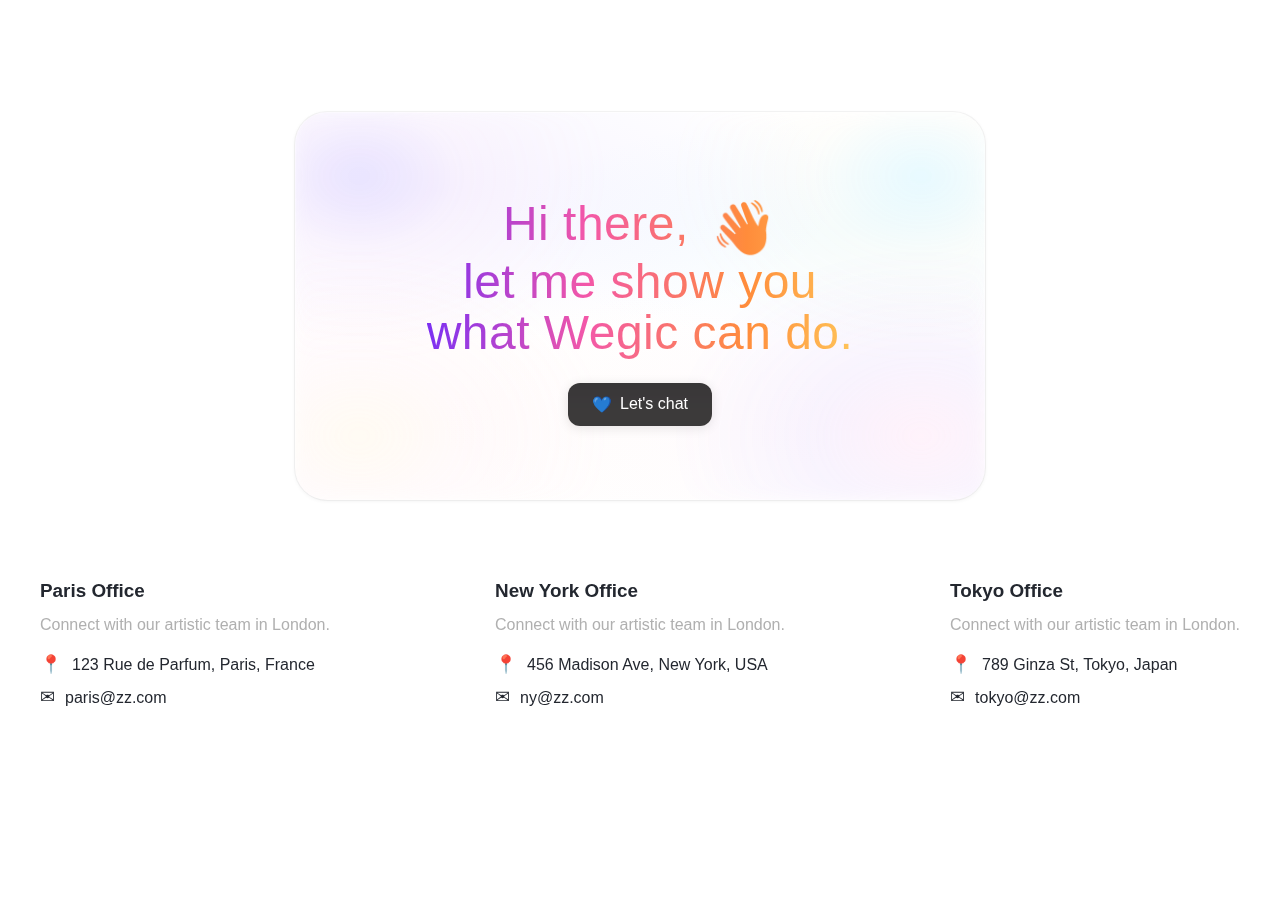
<file: index.html>
<!DOCTYPE html>
<html lang="en">
<head>
    <meta charset="UTF-8">
    <meta name="viewport" content="width=device-width, initial-scale=1.0">
    <title>Wegic Introduction</title>
    <style>
        /* 全局样式 */
        body {
            margin: 0;
            padding: 0;
            font-family: -apple-system, BlinkMacSystemFont, 'Segoe UI', Roboto, Oxygen, Ubuntu, Cantarell, 'Open Sans', 'Helvetica Neue', sans-serif;
            display: flex;
            justify-content: center;
            align-items: center;
            min-height: 100vh;
            background-color: #fff;
        }
        
        /* 主卡片容器 */
        .card {
            width: 100%;
            max-width: 800px;
            height: 400px;
            background-color: #fff;
            border-radius: 24px;
            padding: 50px;
            display: flex;
            flex-direction: column;
            justify-content: center;
            align-items: center;
            position: relative;
            z-index: 1;
            overflow: hidden;
            border-radius: 32px;
        }
        .card::before,
        .card::after {
            display: none;
        }
        .card-glow {
            position: absolute;
            pointer-events: none;
            z-index: 0;
            opacity: 0.18;
            filter: blur(8px);
        }
        .card-glow-tl {
            left: 0; top: 0; width: 320px; height: 320px;
            background: radial-gradient(ellipse 80% 60% at 20% 20%, rgba(134, 99, 255, 0.7) 0%, rgba(255, 182, 230, 0.3) 40%, transparent 100%);
        }
        .card-glow-tr {
            right: 0; top: 0; width: 320px; height: 320px;
            background: radial-gradient(ellipse 80% 60% at 80% 20%, rgba(99, 220, 255, 0.7) 0%, rgba(255, 230, 182, 0.3) 40%, transparent 100%);
        }
        .card-glow-bl {
            left: 0; bottom: 0; width: 320px; height: 320px;
            background: radial-gradient(ellipse 80% 60% at 20% 80%, rgba(255, 230, 182, 0.7) 0%, rgba(255, 182, 230, 0.3) 40%, transparent 100%);
        }
        .card-glow-br {
            right: 0; bottom: 0; width: 320px; height: 320px;
            background: radial-gradient(ellipse 80% 60% at 80% 80%, rgba(255, 182, 230, 0.7) 0%, rgba(134, 99, 255, 0.3) 40%, transparent 100%);
        }
        .card-bottom-glow {
            position: absolute;
            left: 0; right: 0; bottom: 0;
            height: 120px;
            border-radius: inherit;
            background: linear-gradient(180deg, rgba(255, 220, 180, 0.18) 0%, rgba(255, 255, 255, 0.0) 100%);
            z-index: 2;
            pointer-events: none;
            filter: blur(32px);
            opacity: 0.55;
            mix-blend-mode: lighten;
        }
        
        /* 标题文本（扫光动画） */
        .intro-text {
            font-size: 3.2rem;
            font-weight: 400;
            font-family: 'Inter', 'Helvetica Neue', Arial, sans-serif;
            text-align: center;
            margin-bottom: 24px;
            line-height: 1.08;
            letter-spacing: 0.01em;
            color: #111;
            background: linear-gradient(
                90deg,
                #7b2ff2 0%,
                #f357a8 15%,
                #ff8c3b 30%,
                #ffe066 45%,
                #fff 50%,
                #ffe066 55%,
                #ff8c3b 70%,
                #f357a8 85%,
                #7b2ff2 92%,
                #5a2675 94%,
                #111 96%,
                #111 100%
            );
            background-size: 250% 100%;
            background-clip: text;
            -webkit-background-clip: text;
            -webkit-text-fill-color: transparent;
            animation: dia-gradient-loop 3.2s cubic-bezier(.4,0,.2,1) infinite;
            animation-fill-mode: forwards;
            max-width: 600px;
            margin-left: auto;
            margin-right: auto;
        }
        .intro-text.no-gradient {
            background: none !important;
            background-clip: initial;
            -webkit-background-clip: initial;
            -webkit-text-fill-color: #111 !important;
            color: #111 !important;
            animation: none !important;
        }
        @keyframes dia-gradient-loop {
            0% {
                background-position: 100% 0;
            }
            37.5% {
                background-position: 0% 0;
            }
            100% {
                background-position: 0% 0;
            }
        }
        .intro-text .black-cover {
            position: absolute;
            left: 0; top: 0; bottom: 0;
            width: 0;
            height: 100%;
            pointer-events: none;
            background: linear-gradient(to right, #111 0%, #111 100%);
            background-clip: text;
            -webkit-background-clip: text;
            -webkit-text-fill-color: transparent;
            color: transparent;
            z-index: 2;
            animation: black-cover-move 0.5s linear forwards;
        }
        @keyframes black-cover-move {
            0% { width: 0; }
            100% { width: 100%; }
        }
        
        /* 按钮样式 */
        .chat-button {
            display: flex;
            max-width: 310.936px;
            padding: 12px 24px;
            align-items: flex-start;
            gap: 8px;
            background: rgba(30, 30, 34, 0.92);
            color: #fff;
            border: none;
            border-radius: 18px;
            font-size: 1rem;
            font-family: 'Inter', 'Helvetica Neue', Arial, sans-serif;
            font-weight: 400;
            cursor: pointer;
            position: relative;
            z-index: 1;
            overflow: visible;
            box-shadow: 0 2px 12px rgba(0,0,0,0.10);
            transition: background 0.13s, box-shadow 0.13s, color 0.13s, transform 0.13s cubic-bezier(.4,0,.2,1);
            align-self: flex-start;
        }
        .chat-button:hover {
            background: rgba(18, 18, 22, 0.98);
            color: #fff;
            box-shadow: 0 8px 24px rgba(0,0,0,0.16);
            transform: translateY(-1.5px) scale(1.012);
        }
        
        /* ChatGPT风格对话区 */
        #chat-space {
            display: flex;
            flex-direction: column;
            height: 100%;
            width: 100%;
            padding: 0 32px 24px 32px;
            box-sizing: border-box;
            background: transparent;
        }
        #chat-space {
            background: #fff !important;
        }
        /* 过渡动画 */
        .fade-out {
            opacity: 0;
            transform: scale(0.97) translateY(16px);
            filter: blur(2px);
            transition: opacity 0.35s cubic-bezier(.4,0,.2,1), transform 0.35s, filter 0.35s;
            pointer-events: none;
        }
        .fade-in {
            opacity: 1;
            transform: scale(1) translateY(0);
            filter: blur(0);
            transition: opacity 0.35s cubic-bezier(.4,0,.2,1), transform 0.35s, filter 0.35s;
        }
        .input-animate {
            opacity: 0;
            transform: translateY(24px);
            transition: opacity 0.45s cubic-bezier(.4,0,.2,1), transform 0.45s cubic-bezier(.4,0,.2,1);
        }
        .input-animate.show {
            opacity: 1;
            transform: translateY(0);
        }
        #main-card, #chat-space {
            opacity: 1;
        }
        .chat-messages {
            display: flex;
            flex-direction: column;
            gap: 1.2rem;
            flex: 1;
            width: 100%;
            overflow-y: auto;
            margin-bottom: 16px;
            padding-top: 56px;
            font-family: 'Inter', 'SF Pro Display', 'Segoe UI', 'Helvetica Neue', Arial, sans-serif;
            color: #4B4B57;
            font-weight: 500;
            scrollbar-width: none; /* Firefox */
            -ms-overflow-style: none; /* IE 10+ */
            height: 220px; /* 新增：固定高度，按需调整 */
            justify-content: flex-start;
            align-items: stretch;
        }
        .chat-messages::-webkit-scrollbar {
            display: none; /* Chrome/Safari/Webkit */
        }
        .chat-form {
            display: flex;
            align-items: flex-end;
            width: 100%;
        }
        /* 原生风格输入框 */
        .chat-form {
            display: flex;
            align-items: center;
            width: 100%;
            background: none;
            padding: 0;
            gap: 0;
        }
        /* 恢复输入框原生UI，去除自定义边框、阴影、背景，仅保留圆角和内边距 */
        .input-wrapper {
            display: flex;
            align-items: center;
            background: #fff;
            border-radius: 24px;
            box-shadow: 0 2px 10px 0 rgba(30,34,44,0.07), 0 1px 4px 0 rgba(30,34,44,0.04);
            flex: 1;
            height: 48px;
            padding: 0 16px 0 20px;
            position: relative;
            transition: box-shadow 0.22s cubic-bezier(.4,0,.2,1);
        }
        .input-wrapper:focus-within {
            box-shadow: 0 0 0 6px rgba(0,0,0,0.04), 0 2px 12px 0 rgba(0,0,0,0.04), 0 1px 4px 0 rgba(0,0,0,0.04);
            filter: blur(0.2px);
        }
        #chat-input, .chat-input {
            border: none !important;
            outline: none;
            background: transparent;
            font-size: 1.08rem;
            color: rgba(0,0,0,0.8);
            padding: 0.7rem 1rem;
            box-shadow: none !important;
            margin-right: 0.7rem;
            padding-left: 0 !important;
        }
        .input-icon {
            display: flex;
            align-items: center;
            margin-right: 8px;
        }
        .chat-input {
            border: none !important;
            outline: none;
            background: transparent;
            font-size: 1.08rem;
            color: #23272f;
            flex: 1;
            height: 44px;
            padding: 0;
            font-family: inherit;
            box-shadow: none !important;
        }
        .chat-input::placeholder {
            color: #e0e2e8;
            opacity: 1;
            font-size: 0.98rem;
        }
        .send-btn {
            width: 36px;
            height: 36px;
            border-radius: 50%;
            background: #111;
            color: #fff;
            display: flex;
            align-items: center;
            justify-content: center;
            border: none;
            font-size: 18px;
            cursor: pointer;
            box-shadow: 0 1px 4px 0 rgba(30,34,44,0.10);
            transition: background 0.18s, box-shadow 0.18s, color 0.18s;
            position: absolute;
            right: 8px;
            top: 50%;
            transform: translateY(-50%);
            z-index: 2;
        }
        .send-btn:hover {
            background: #23272f;
            color: #fff;
            box-shadow: 0 4px 18px rgba(0,0,0,0.13);
        }
        .send-btn svg {
            color: #fff;
            display: block;
            transition: color 0.18s;
        }
        /* 更精致的打字机光标 */
        .typewriter-cursor {
            display: inline-block;
            width: 0.12em;
            height: 1.2em;
            background: #4B4B57;
            margin-left: 2px;
            border-radius: 1px;
            animation: blink-cursor 0.7s steps(1) infinite;
            vertical-align: -0.1em;
        }
        @keyframes blink-cursor {
            0%, 100% { opacity: 1; }
            50% { opacity: 0; }
        }
        .typewriter-text {
            color: #4B4B57 !important;
            opacity: 1 !important;
            line-height: 1.7;
            font-family: 'Inter', 'SF Pro Display', 'Segoe UI', 'Helvetica Neue', Arial, sans-serif;
            font-weight: 500;
        }
        @keyframes fadein {
            to { opacity: 1; }
        }
        .chat-messages, .typewriter-text, .typewriter-cursor {
            color: #23272f !important;
        }
        .chat-input {
            border-bottom: 2px solid rgba(34,34,34,0.18);
            color: #23272f;
            background: transparent;
        }
        .chat-input:focus {
            border-bottom: 2px solid #23272f;
        }
        .send-btn {
            background: #23272f;
            color: #fff;
        }
        .send-btn:hover {
            background: #444;
            color: #2979ff;
        }
        .bubble.user, .bubble.ai {
            background: #f3f4f8;
            color: #23272f;
            border: 1px solid #e0e0e0;
        }
        .chat-input::placeholder {
            color: #888 !important;
            opacity: 1;
        }
        .send-btn svg {
            color: #fff;
        }
        .send-btn:hover svg {
            color: #2979ff;
        }
        .user-bubble {
            background: rgba(0,0,0,0.04);
            border-radius: 1.3em;
            padding: 16px;
            margin: 8px 0;
            display: block;
            max-width: 80%;
            word-break: break-word;
            font-size: 1.08rem;
            color: #23272f;
            font-family: 'Inter', 'SF Pro Display', 'Segoe UI', 'Helvetica Neue', Arial, sans-serif;
            font-weight: 500;
            align-self: flex-end;
        }
        .user-bubble .typewriter-text {
            font-size: 1.08rem !important;
            font-weight: 500;
            color: #23272f !important;
            font-family: 'Inter', 'SF Pro Display', 'Segoe UI', 'Helvetica Neue', Arial, sans-serif;
        }
        .send-btn:disabled {
            background: #e0e0e0 !important;
            color: #bdbdbd !important;
            cursor: not-allowed !important;
            box-shadow: none !important;
        }
        .send-btn:disabled svg {
            color: #bdbdbd !important;
        }
    body {
        background: #fff;
        margin: 0;
        font-family: 'Inter', 'Helvetica Neue', Arial, sans-serif;
        color: #23272f;
    }
    .main-card {
        width: 700px;
        height: 400px;
        background: #fff;
        border-radius: 32px;
        box-shadow: 0 10px 30px rgba(0,0,0,0.15);
        margin: 80px auto 56px auto;
        display: flex;
        flex-direction: column;
        align-items: center;
        justify-content: center;
        position: relative;
    }
    .footer-info {
        display: flex;
        justify-content: center;
        gap: 64px;
        margin-bottom: 48px;
    }
    .office-info {
        min-width: 260px;
        max-width: 320px;
        display: flex;
        flex-direction: column;
        gap: 12px;
    }
    .office-title {
        font-size: 1.18rem;
        font-weight: 600;
        margin-bottom: 2px;
    }
    .office-desc {
        color: #b0b0b0;
        font-size: 1rem;
        margin-bottom: 8px;
    }
    .office-row {
        display: flex;
        align-items: center;
        gap: 8px;
        font-size: 1rem;
        color: #23272f;
    }
    .icon-location::before {
        content: '\1F4CD'; /* 📍 */
        font-size: 1.1em;
        margin-right: 2px;
    }
    .icon-mail::before {
        content: '\2709'; /* ✉ */
        font-size: 1.1em;
        margin-right: 2px;
    }
    @media (max-width: 900px) {
        .main-card { width: 96vw; height: 320px; }
        .footer-info { flex-direction: column; align-items: center; gap: 32px; }
        .office-info { max-width: 96vw; }
    }
    .cover-section {
        display: flex;
        flex-direction: column;
        align-items: center;
        justify-content: center;
        min-height: 100vh;
        width: 100%;
        max-width: 1200px;
        margin: 0 auto;
        background: #fff;
        padding-top: 80px;
        padding-bottom: 80px;
        box-sizing: border-box;
    }
    .main-card {
        width: 690px;
        height: 388px;
        max-width: 100vw;
        margin: 0 auto 80px auto;
        background: var(--color-2, #fff);
        border-radius: 32px;
        overflow: hidden;
        box-shadow: 0px 0px 0px 1px rgba(0, 0, 0, 0.04),
                    0px 0px 0px 1px rgba(255, 255, 255, 0.50) inset,
                    0px 1px 4px 0px rgba(0, 0, 0, 0.06);
        display: flex;
        flex-direction: column;
        align-items: center;
        justify-content: center;
        position: relative;
        /* 更淡雅的动态渐变背景 */
        background: radial-gradient(ellipse 60% 40% at 20% 20%, rgba(134,99,255,0.07) 0%, transparent 100%),
                    radial-gradient(ellipse 50% 30% at 80% 30%, rgba(99,220,255,0.06) 0%, transparent 100%),
                    radial-gradient(ellipse 60% 40% at 80% 80%, rgba(255,182,230,0.06) 0%, transparent 100%),
                    radial-gradient(ellipse 60% 40% at 20% 80%, rgba(255,230,182,0.05) 0%, transparent 100%),
                    #fff;
        animation: card-bg-move 16s linear infinite alternate;
    }
    @keyframes card-bg-move {
        0% {
            background-position:
                20% 20%, 80% 30%, 80% 80%, 20% 80%;
        }
        50% {
            background-position:
                30% 25%, 70% 35%, 75% 75%, 25% 75%;
        }
        100% {
            background-position:
                20% 20%, 80% 30%, 80% 80%, 20% 80%;
        }
    }
    .footer-info {
        width: 100%;
        max-width: 1200px;
        margin: 0 auto 80px auto;
        display: flex;
        justify-content: space-between;
        gap: 64px;
        box-sizing: border-box;
    }
    .cover-center {
        display: flex;
        flex-direction: column;
        align-items: center;
        justify-content: center;
        height: 100%;
        width: 100%;
        overflow: hidden;
        transform: translateY(-10px);
    }
    .intro-text {
        font-size: 3rem;
        line-height: 1.08;
        margin-bottom: 24px;
        max-width: 600px;
        word-break: break-word;
    }
    .chat-button {
        margin-top: 0;
        align-self: center;
        border-radius: 12px;
    }
    /* 输入框内字体颜色 */
    #chat-input {
      color: rgba(0,0,0,0.8) !important;
    }
    #chat-input::placeholder {
      color: rgba(0,0,0,0.3) !important;
      opacity: 1;
    }
    /* loading动画和Thinking样式 */
    .ai-loading {
      display: flex;
      align-items: center;
      gap: 0.5em;
      margin: 0;
      font-size: 1.08rem;
      font-weight: 500;
    }
    .loading-spinner {
      width: 12px;
      height: 12px;
      border: 1.2px dashed #bbb;
      border-radius: 50%;
      background: none;
      animation: spin 1.6s linear infinite;
      display: inline-block;
      box-sizing: border-box;
      flex-shrink: 0;
    }
    @keyframes spin {
      100% { transform: rotate(360deg); }
    }
    .loading-text {
      color: rgba(0,0,0,0.4);
      background: linear-gradient(
        90deg,
        rgba(0,0,0,0.4) 0%,
        rgba(255,255,255,0) 40%,
        rgba(255,255,255,0.7) 46%,
        #fff 50%,
        rgba(255,255,255,0.7) 54%,
        rgba(255,255,255,0) 60%,
        rgba(0,0,0,0.4) 100%
      );
      background-size: 200% auto;
      background-clip: text;
      -webkit-background-clip: text;
      -webkit-text-fill-color: transparent;
      animation: sweep-white-mask 3.8s cubic-bezier(.45,0,.2,1) infinite;
      font-weight: 500;
      font-size: 1.08rem;
      letter-spacing: 0.01em;
      transition: color 0.3s;
    }
    .thinking-text {
      font-size: 13px;
      color: rgba(0,0,0,0.4);
      background: linear-gradient(
        90deg,
        rgba(0,0,0,0.4) 0%,
        rgba(255,255,255,0) 40%,
        rgba(255,255,255,0.7) 46%,
        #fff 50%,
        rgba(255,255,255,0.7) 54%,
        rgba(255,255,255,0) 60%,
        rgba(0,0,0,0.4) 100%
      );
      background-size: 200% auto;
      background-clip: text;
      -webkit-background-clip: text;
      -webkit-text-fill-color: transparent;
      animation: sweep-white-mask 3.8s cubic-bezier(.45,0,.2,1) infinite;
      font-weight: 500;
      letter-spacing: 0.01em;
      transition: color 0.3s;
    }
    @keyframes sweep-white-mask {
      0%   { background-position: 100% 0; }
      100% { background-position: 0% 0; }
    }
    /* 问题进度条样式 */
    .question-progress-bar {
      width: 100%;
      height: 6px;
      background: #f3f3f3;
      border-radius: 4px;
      overflow: hidden;
      margin-bottom: 24px;
      position: absolute;
      left: 0; top: 0;
      z-index: 10;
    }
    .question-progress-bar__fill {
      height: 100%;
      width: 0%;
      border-radius: 4px;
      background: linear-gradient(270deg, rgba(243, 87, 168, 0.15) 0%, rgba(255, 140, 59, 0.30) 15%, rgba(255, 224, 102, 0.45) 30%, rgba(255, 224, 102, 0.55) 42.88%, rgba(255, 140, 59, 0.70) 55%, rgba(243, 87, 168, 0.85) 70%, rgba(123, 47, 242, 0.92) 85%, rgba(90, 38, 117, 0.95) 100%);
      transition: width 0.5s cubic-bezier(.4,0,.2,1);
    }
    .select-question {
      display: flex;
      flex-direction: column;
      gap: 16px;
      margin: 16px 0;
    }
    .select-options {
      display: flex;
      flex-direction: row;
      gap: 16px;
    }
    .select-option {
      display: flex;
      padding: 12px 16px;
      justify-content: center;
      align-items: center;
      gap: 10px;
      border-radius: var(--Max, 9999px);
      border: 1px solid rgba(0, 0, 0, 0.04);
      background: rgba(255, 255, 255, 0.04);
      box-shadow: 0px 0px 2px 0px rgba(0, 0, 0, 0.08);
      font-size: 16px;
      color: #23272f;
      font-family: inherit;
      font-weight: 500;
      cursor: pointer;
      transition: background 0.18s, box-shadow 0.18s, border-color 0.18s;
    }
    .select-option:hover {
      background: rgba(0,0,0,0.06);
      /* 去掉描边和阴影 */
      border: 1px solid rgba(0, 0, 0, 0.04);
      box-shadow: none;
    }
    .select-question > div:first-child {
      font-size: 16px;
      font-family: inherit;
      font-weight: 500;
      color: #23272f;
      margin-bottom: 0;
    }
    .chat-message, .ai-message, .user-message {
      font-size: 16px;
    }
    .select-question-title {
      font-size: 16px;
      font-family: inherit;
      font-weight: 500;
      color: #23272f;
      margin-bottom: 0;
    }
    /* 对话流所有文本统一字距 */
    .chat-messages, .select-option, .select-question-title, .thinking-text, .ai-message, .user-message, .chat-message, .typewriter-text {
      letter-spacing: 0.5%;
    }
    /* 渐入动画 */
    @keyframes fadeInUp {
      0% {
        opacity: 0;
        transform: translateY(24px);
      }
      100% {
        opacity: 1;
        transform: translateY(0);
      }
    }
    /* 消失淡出上移动画 */
    .fade-out-up {
      opacity: 0;
      transform: translateY(-32px);
      filter: blur(2px);
      transition: opacity 0.4s cubic-bezier(.4,0,.2,1), transform 0.4s, filter 0.4s;
    }
    .select-options {
      opacity: 1;
      display: flex;
      flex-direction: row;
      gap: 16px;
    }
    .select-option {
      opacity: 0;
      transform: translateY(24px);
      animation: fadeInUp 0.44s cubic-bezier(.4,0,.2,1) forwards;
      font-size: 13px;
    }
    .select-option:hover {
      background: rgba(0,0,0,0.06);
      border: 1px solid rgba(0, 0, 0, 0.04);
      box-shadow: none;
    }
    @keyframes fadeInOpacity {
      0% { opacity: 0; }
      100% { opacity: 1; }
    }
    .select-option {
      opacity: 0;
      animation: fadeInOpacity 0.38s cubic-bezier(.4,0,.2,1) forwards;
      font-size: 14px;
      transform: none;
    }
    .select-option:hover {
      background: rgba(0,0,0,0.03);
      border: 1px solid rgba(0, 0, 0, 0.04);
      box-shadow: none;
    }
    @keyframes fadeOutDown {
      0% { opacity: 1; transform: none; }
      100% { opacity: 0; transform: translateY(24px); }
    }
    .fade-out-down {
      animation: fadeOutDown 0.38s cubic-bezier(.4,0,.2,1) forwards;
    }
    /* 👋 招手 emoji 动画 */
    .wave-hand {
      display: inline-block;
      font-size: 1.1em;
      animation: wave 1.6s infinite;
      transform-origin: 70% 70%;
    }

    @keyframes wave {
      0% { transform: rotate(0deg); }
      10% { transform: rotate(14deg); }
      20% { transform: rotate(-8deg); }
      30% { transform: rotate(14deg); }
      40% { transform: rotate(-4deg); }
      50% { transform: rotate(10deg); }
      60% { transform: rotate(0deg); }
      100% { transform: rotate(0deg); }
    }
    /* 感谢页面样式 */
    .thankyou-content {
      width: 100%;
      min-height: 340px;
      display: flex;
      flex-direction: column;
      align-items: center;
      justify-content: center;
      padding: 24px 48px;
      box-sizing: border-box;
      background: none;
    }
    .thankyou-title {
      color: #000;
      text-align: center;
      font-family: Inter, Arial, sans-serif;
      font-size: 30px;
      font-style: normal;
      font-weight: 600;
      line-height: 36px;
      margin-bottom: 18px;
      letter-spacing: 0.01em;
      display: flex;
      align-items: center;
      gap: 0.4em;
      justify-content: center;
      transform: translateX(4px);
    }
    .thankyou-emoji {
      font-size: 1.2em;
      margin-left: 0.1em;
    }
    .thankyou-desc {
      color: #000;
      text-align: center;
      font-family: Inter, Arial, sans-serif;
      font-size: 15px;
      font-style: normal;
      font-weight: 400;
      line-height: 24px;
      opacity: 0.5;
      margin-bottom: 44px;
      max-width: 700px;
    }
    .thankyou-btns {
      display: flex;
      gap: 12px;
      margin-top: 0;
      justify-content: center;
    }
    .thankyou-btn {
      display: flex;
      height: 48px;
      padding: 0px 20px 2px 20px;
      justify-content: center;
      align-items: center;
      gap: 4px;
      border-radius: 16px;
      background: #FFF;
      box-shadow: 0px 0px 0px 1px rgba(0, 0, 0, 0.06),
    0px 1px 1px 0px rgba(0, 0, 0, 0.06),
    0px 20px 20px 0px rgba(0, 0, 0, 0.01) inset,
    0px -2px 1px 1px rgba(0, 0, 0, 0.06) inset,
    0px 1px 4px 1px rgba(255, 255, 255, 0.20) inset,
    0px -1px 1px 0px rgba(255, 255, 255, 0.20) inset,
    0px 1px 0px 0px #FFF inset;
      font-family: Inter, Arial, sans-serif;
      font-size: 15px;
      font-style: normal;
      font-weight: 500;
      line-height: 24px;
      color: #000;
      border: none;
      transition: box-shadow 0.18s, background 0.18s, color 0.18s, transform 0.13s;
      cursor: pointer;
      outline: none;
    }
    .thankyou-btn:hover {
      border-radius: 16px;
      background: #f3f3f3;
      box-shadow: 0 1px 2px 0 rgba(30,34,44,0.08);
      color: #18181A;
      transform: translateY(2px) scale(0.98);
    }
    .thankyou-btn:active {
      background: #ececec;
      color: #18181A;
      box-shadow: 0 1px 2px 0 rgba(30,34,44,0.04);
      transform: translateY(2px) scale(0.98);
    }
    #thankyou-page {
      width: 100%;
      height: 100%;
      min-height: 340px;
      display: none;
      align-items: center;
      justify-content: center;
      background: none;
      position: absolute;
      left: 0; top: 0;
      z-index: 10;
    }
    .fade-in {
      opacity: 1;
      transform: scale(1) translateY(0);
      filter: blur(0);
      transition: opacity 0.45s cubic-bezier(.4,0,.2,1), transform 0.45s, filter 0.45s;
    }
    .fade-out {
      opacity: 0;
      transform: scale(0.97) translateY(16px);
      filter: blur(2px);
      transition: opacity 0.45s cubic-bezier(.4,0,.2,1), transform 0.45s, filter 0.45s;
      pointer-events: none;
    }
    .fade-in-up {
      opacity: 1;
      transform: translateY(0);
      filter: blur(0);
      transition: opacity 0.6s cubic-bezier(.4,0,.2,1), transform 0.6s, filter 0.6s;
    }
    </style>
</head>
<body>
    <div class="cover-section">
        <div class="main-card">
            <div class="card-glow card-glow-tl"></div>
            <div class="card-glow card-glow-tr"></div>
            <div class="card-glow card-glow-bl"></div>
            <div class="card-glow card-glow-br"></div>
            <div id="cover-content" class="cover-center">
                <h1 class="intro-text">
                  <span class="intro-hi">Hi there,</span>
                  <span style="vertical-align:middle;margin-left:8px;font-size:1.1em;">👋</span>
                  <br>let me show you<br>what Wegic can do.
                </h1>
                <button class="chat-button" id="start-btn">
                    <span class="heart-icon">💙</span>
                    Let's chat
                </button>
            </div>
            <div id="chat-space" style="display:none;">
                <div class="question-progress-bar"><div class="question-progress-bar__fill" id="question-progress-bar-fill"></div></div>
                <div class="chat-messages" id="chat-messages"></div>
                <form class="chat-form input-animate" id="chat-form" autocomplete="off">
                    <div class="input-wrapper">
                        <input class="chat-input" id="chat-input" type="text" placeholder="Type your message..." autocomplete="off" required />
                        <button class="send-btn" id="send-btn" type="submit" aria-label="Send">
                            <svg width="20" height="20" viewBox="0 0 22 22" fill="none">
                                <path d="M11 17V5M11 5L6 10M11 5l5 5" stroke="white" stroke-width="2" stroke-linecap="round" stroke-linejoin="round"/>
                            </svg>
                        </button>
                    </div>
                </form>
            </div>
            <div id="thankyou-page" style="display:none;"></div>
            <div class="card-bottom-glow"></div>
        </div>
        <div class="footer-info">
            <div class="office-info">
                <div class="office-title">Paris Office</div>
                <div class="office-desc">Connect with our artistic team in London.</div>
                <div class="office-row"><span class="icon-location"></span>123 Rue de Parfum, Paris, France</div>
                <div class="office-row"><span class="icon-mail"></span>paris@zz.com</div>
            </div>
            <div class="office-info">
                <div class="office-title">New York Office</div>
                <div class="office-desc">Connect with our artistic team in London.</div>
                <div class="office-row"><span class="icon-location"></span>456 Madison Ave, New York, USA</div>
                <div class="office-row"><span class="icon-mail"></span>ny@zz.com</div>
            </div>
            <div class="office-info">
                <div class="office-title">Tokyo Office</div>
                <div class="office-desc">Connect with our artistic team in London.</div>
                <div class="office-row"><span class="icon-location"></span>789 Ginza St, Tokyo, Japan</div>
                <div class="office-row"><span class="icon-mail"></span>tokyo@zz.com</div>
            </div>
        </div>
    </div>
    <script>
    // 按钮点击切换到对话页面
    const startBtn = document.getElementById('start-btn');
    const coverContent = document.getElementById('cover-content');
    const chatSpace = document.getElementById('chat-space');
    const chatInput = document.getElementById('chat-input');
    // 问题数组，第2题为选项题，其余为文本题
    const selectOptions = [
      'Product Inquiry',
      'Partnership',
      'Support Request',
      'Other'
    ];
    const questions = [
      { type: 'text', text: 'Hi, nice to meet you! What would you like to chat about today? You can share your thoughts, questions, or any interesting stories with me!' },
      { type: 'select', text: 'What brings you here today? Please select an option below.', options: selectOptions },
      { type: 'text', text: 'Could you please describe your needs or questions in detail?' },
      { type: 'text', text: 'Thank you for your feedback! We will get back to you as soon as possible.' }
    ];
    let userSubmitCount = 0;
    const totalQuestions = questions.length;
    // 显示当前问题，支持文本和选择题
    function showCurrentQuestion(skipLoading = false) {
      // 只显示当前问题，清空历史内容
      chatMessages.innerHTML = '';
      const q = questions[userSubmitCount];
      if (!q) return;
      if (q.type === 'select') {
        typeQuestionWithSelect(q.text, q.options);
      } else {
        typeQuestion(q.text, skipLoading);
      }
    }
    // 首次点击按钮时显示第一个问题
    if (startBtn && coverContent && chatSpace && chatInput) {
        startBtn.addEventListener('click', () => {
            coverContent.classList.add('fade-out');
            setTimeout(() => {
                coverContent.style.display = 'none';
                chatSpace.style.display = 'flex';
                setTimeout(() => {
                    chatSpace.classList.add('fade-in');
                    chatSpace.style.opacity = 1;
                    chatSpace.style.transform = 'scale(1) translateY(0)';
                    chatSpace.style.filter = 'blur(0)';
                    // 输入区渐入动画
                    const chatForm = document.getElementById('chat-form');
                    if (chatForm) {
                        chatForm.classList.add('show');
                    }
                    // 延迟100ms再显示欢迎语，确保动画自然
                    setTimeout(() => {
                        userSubmitCount = 0;
                        showCurrentQuestion(true); // 首句不显示loading
                        chatInput.focus();
                        // setQuestionProgress(1); // 由showCurrentQuestion自动处理
                    }, 100);
                }, 900);
            }, 350);
        });
    }
    // 确保chatMessages变量已定义
    const chatMessages = document.getElementById('chat-messages');
    // 纯文本打字机效果
    function appendMessage(text, sender, options = {}) {
        // 只显示当前用户回答
        chatMessages.innerHTML = '';
        const div = document.createElement('div');
        div.style.whiteSpace = 'pre-wrap';
        // 不再设置textAlign，交给CSS
        div.style.margin = '8px 0';
        div.style.color = '#4B4B57';
        div.style.fontFamily = "'Inter', 'SF Pro Display', 'Segoe UI', 'Helvetica Neue', Arial, sans-serif";
        div.style.fontWeight = 500;
        if(sender === 'user') {
            div.className = 'user-bubble user-message';
            div.style.background = 'rgba(0,0,0,0.04)';
            div.style.padding = '16px';
            div.style.borderRadius = '1.3em';
            div.style.display = 'block';
            div.style.maxWidth = '80%';
            div.style.margin = '8px 0';
            div.style.alignSelf = 'flex-end';
        } else if(sender === 'ai') {
            div.className = 'ai-message current-question'; // 给当前AI问题加类
        } else {
            div.className = 'chat-message';
        }
        chatMessages.appendChild(div);
        let i = 0;
        function type() {
            if (i <= text.length) {
                div.innerHTML = `<span class=\"typewriter-text\">${text.slice(0, i)}</span><span class=\"typewriter-cursor\">&nbsp;</span>`;
                i++;
                chatMessages.scrollTop = chatMessages.scrollHeight;
                setTimeout(type, 10);
            } else {
                div.innerHTML = `<span class=\"typewriter-text\">${text}</span>`;
            }
        }
        type();
    }
    function typeQuestion(text, skipLoading) {
        appendMessageWithProgress(text, 'ai', { skipLoading });
    }
    // 新增：带进度条推进的打字机效果
    function appendMessageWithProgress(text, sender, options = {}) {
        // 只显示当前AI问题
        chatMessages.innerHTML = '';
        // 新增：移除旧的 current-question
        const oldCurrent = chatMessages.querySelectorAll('.current-question');
        oldCurrent.forEach(el => el.classList.remove('current-question'));
        const div = document.createElement('div');
        div.style.whiteSpace = 'pre-wrap';
        div.style.margin = '8px 0';
        div.style.color = '#4B4B57';
        div.style.fontFamily = "'Inter', 'SF Pro Display', 'Segoe UI', 'Helvetica Neue', Arial, sans-serif";
        div.style.fontWeight = 500;
        if(sender === 'user') {
            div.className = 'user-bubble user-message';
            div.style.background = 'rgba(0,0,0,0.04)';
            div.style.padding = '16px';
            div.style.borderRadius = '1.3em';
            div.style.display = 'block';
            div.style.maxWidth = '80%';
            div.style.margin = '8px 0';
            div.style.alignSelf = 'flex-end';
        } else if(sender === 'ai') {
            div.className = 'ai-message current-question'; // 给当前AI问题加类
        } else {
            div.className = 'chat-message';
        }
        chatMessages.appendChild(div);
        let i = 0;
        let progressAdvanced = false;
        function type() {
            if (i <= text.length) {
                div.innerHTML = `<span class=\"typewriter-text\">${text.slice(0, i)}</span><span class=\"typewriter-cursor\">&nbsp;</span>`;
                i++;
                chatMessages.scrollTop = chatMessages.scrollHeight;
                // 进度条推进时机：剩下最后2个字符时
                if (!progressAdvanced && text.length > 2 && i === text.length - 1) {
                    setQuestionProgress(userSubmitCount + 1);
                    progressAdvanced = true;
                }
                setTimeout(type, 10);
            } else {
                div.innerHTML = `<span class=\"typewriter-text\">${text}</span>`;
                if (!progressAdvanced) {
                    setQuestionProgress(userSubmitCount + 1);
                }
                // 渲染完后居中滚动
                setTimeout(scrollCurrentQuestionToCenter, 80);
            }
        }
        if (sender === 'ai') {
            if (!options.skipLoading) {
                showAILoading();
                setTimeout(() => {
                    removeAILoading();
                    // 先闪烁两下光标
                    div.innerHTML = `<span class=\"typewriter-text\"></span><span class=\"typewriter-cursor\">&nbsp;</span>`;
                    chatMessages.scrollTop = chatMessages.scrollHeight;
                    setTimeout(() => {
                        setTimeout(() => {
                            type();
                        }, 500);
                    }, 500);
                }, 2000);
            } else {
                // 不显示loading，直接闪烁两下光标再打字
                div.innerHTML = `<span class=\"typewriter-text\"></span><span class=\"typewriter-cursor\">&nbsp;</span>`;
                chatMessages.scrollTop = chatMessages.scrollHeight;
                setTimeout(() => {
                    setTimeout(() => {
                        type();
                    }, 500);
                }, 500);
            }
        } else {
            type();
        }
    }
    function mockAIReply(userText) {
        if (/hello|hi|你好/i.test(userText)) {
            return 'Hello! How can I help you today?';
        } else if (/who|你是谁/i.test(userText)) {
            return 'I am Wegic, your AI assistant.';
        } else if (/bye|再见/i.test(userText)) {
            return 'Goodbye! Have a nice day!';
        } else {
            const replies = [
                'That’s an interesting question! Let me think about it…',
                'I’m still learning. Could you rephrase your question?',
                'That sounds great! Tell me more.',
                'Hmm, I see. What else would you like to discuss?',
                'Can you share more details? I’m here to help!'
            ];
            return replies[Math.floor(Math.random() * replies.length)];
        }
    }
    // 表单提交，依次弹出下一个问题
    const chatForm = document.getElementById('chat-form');
    if (chatForm) {
      chatForm.addEventListener('submit', function(e) {
        e.preventDefault();
        const userText = chatInput.value.trim();
        if (!userText) return;
        appendMessage(userText, 'user');
        chatInput.value = '';
        userSubmitCount++;
        // setQuestionProgress(userSubmitCount + 1); // 移除
        if (userSubmitCount < questions.length) {
          setTimeout(() => {
            // 给所有消息加淡出动画
            Array.from(chatMessages.children).forEach(el => el.classList.add('fade-out-up'));
            setTimeout(() => {
              showCurrentQuestion();
            }, 400); // 动画结束后再清空并显示新问题
          }, 1000);
        } else {
          // 所有问题答完，进入感谢页面
          setTimeout(showThankYouPage, 600);
        }
        // 最后一个问题后不再弹出
      });
    }
    // loading相关函数
    function showAILoading() {
        removeAILoading();
        const loadingDiv = document.createElement('div');
        loadingDiv.className = 'ai-loading';
        loadingDiv.innerHTML = '<span class="loading-spinner"></span><span class="thinking-text">Thinking...</span>';
        chatMessages.appendChild(loadingDiv);
        chatMessages.scrollTop = chatMessages.scrollHeight;
    }
    function removeAILoading() {
        const loading = chatMessages.querySelector('.ai-loading');
        if (loading) loading.remove();
    }
    // 只用CSS动画，不用JS切换类，渐变自然过渡到黑色
    // 发送按钮置灰逻辑
    const sendBtn = document.getElementById('send-btn');
    if (chatInput && sendBtn) {
      function toggleSendBtn() {
        if (chatInput.value.trim() === '') {
          sendBtn.disabled = true;
        } else {
          sendBtn.disabled = false;
        }
      }
      chatInput.addEventListener('input', toggleSendBtn);
      // 初始化时也判断一次
      toggleSendBtn();
    }
    // 问题进度条逻辑
    const progressBarFill = document.getElementById('question-progress-bar-fill');
    function setQuestionProgress(idx) {
      currentQuestion = idx;
      if(progressBarFill) {
        progressBarFill.style.width = (currentQuestion / totalQuestions * 100) + '%';
      }
    }
    // 选项题动画和UI还原
    function typeQuestionWithSelect(questionText, optionsArr) {
      // 只显示当前AI问题
      chatMessages.innerHTML = '';
      // 新增：移除旧的 current-question
      const oldCurrent = chatMessages.querySelectorAll('.current-question');
      oldCurrent.forEach(el => el.classList.remove('current-question'));
      showAILoading();
      setTimeout(() => {
        removeAILoading();
        // 问题和选项容器
        const wrap = document.createElement('div');
        wrap.className = 'select-question current-question'; // 给当前AI问题加类
        wrap.style.display = 'flex';
        wrap.style.flexDirection = 'column';
        wrap.style.gap = '16px';
        wrap.style.margin = '16px 0 0 0';
        // 问题部分
        const qDiv = document.createElement('div');
        qDiv.className = 'ai-message select-question-title';
        qDiv.style.fontSize = '16px';
        qDiv.style.fontWeight = '500';
        qDiv.style.color = '#23272f';
        qDiv.style.letterSpacing = '0.5%';
        qDiv.innerHTML = '';
        wrap.appendChild(qDiv);
        chatMessages.appendChild(wrap);
        let i = 0;
        let progressAdvanced = false;
        function type() {
          if (i <= questionText.length) {
            qDiv.innerHTML = `<span class=\"typewriter-text\">${questionText.slice(0, i)}</span><span class=\"typewriter-cursor\">&nbsp;</span>`;
            i++;
            chatMessages.scrollTop = chatMessages.scrollHeight;
            // 进度条推进时机：剩下最后2个字符时
            if (!progressAdvanced && questionText.length > 2 && i === questionText.length - 1) {
              setQuestionProgress(userSubmitCount + 1);
              progressAdvanced = true;
            }
            setTimeout(type, 16);
          } else {
            qDiv.innerHTML = `<span class=\"typewriter-text\">${questionText}</span>`;
            if (!progressAdvanced) {
              setQuestionProgress(userSubmitCount + 1);
            }
            // 打字机动画结束后显示选项
            showSelectOptionsIn(wrap, optionsArr);
            // 渲染完后居中滚动
            setTimeout(scrollCurrentQuestionToCenter, 80);
          }
        }
        type();
      }, 2600);
    }
    function showSelectOptionsIn(parent, optionsArr) {
      const div = document.createElement('div');
      div.className = 'select-options';
      div.innerHTML = optionsArr.map(opt => `<button class=\"select-option\">${opt}</button>`).join('');
      parent.appendChild(div);
      chatMessages.scrollTop = chatMessages.scrollHeight;
      // 增加底部空间
      chatMessages.style.paddingBottom = '52px';
      // 渐入动画（错峰）
      const btns = div.querySelectorAll('.select-option');
      btns.forEach((btn, idx) => {
        setTimeout(() => {
          btn.style.opacity = '1';
        }, 60 * idx);
      });
      btns.forEach(btn => {
        btn.addEventListener('click', function() {
          appendMessage(this.textContent, 'user');
          userSubmitCount++;
          setQuestionProgress(userSubmitCount);
          if (userSubmitCount < questions.length) {
            setTimeout(() => {
              Array.from(chatMessages.children).forEach(el => el.classList.add('fade-out-up'));
              setTimeout(() => {
                showCurrentQuestion();
              }, 400);
            }, 1000);
          } else {
            setTimeout(showThankYouPage, 600);
          }
        });
      });
    }
    // 示例：每次回答完问题后调用 setQuestionProgress(已答题数)
    // setQuestionProgress(1); // 1/4
    // setQuestionProgress(2); // 2/4
    // setQuestionProgress(3); // 3/4
    // setQuestionProgress(4); // 4/4
    // 感谢页面HTML模板
    const thankYouHTML = `
      <div class="thankyou-content">
        <div class="thankyou-title">Thanks <span class="thankyou-emoji">🎉</span></div>
        <div class="thankyou-desc">
          Thank you for your trust and leaving your contact information!<br>
          I hope to work with you for pet charity, become a partner, and bring more warmth to pets.
        </div>
        <div class="thankyou-btns">
          <button class="thankyou-btn" id="restart-btn">Restart</button>
          <button class="thankyou-btn" id="feedback-btn">Feedback</button>
        </div>
      </div>
    `;
    // 感谢页面显示逻辑+动画
    function showThankYouPage() {
      const chatSpace = document.getElementById('chat-space');
      const thankPage = document.getElementById('thankyou-page');
      if (!thankPage || !chatSpace) return;
      // 优雅过渡动画：对话区淡出，感谢页淡入
      chatSpace.classList.add('fade-out');
      setTimeout(() => {
        chatSpace.style.display = 'none';
        thankPage.innerHTML = thankYouHTML;
        thankPage.style.display = 'flex';
        thankPage.style.opacity = '0';
        thankPage.style.transform = 'translateY(32px)';
        // 触发淡入和上浮动画
        setTimeout(() => {
          thankPage.classList.add('fade-in-up');
          thankPage.style.opacity = '1';
          thankPage.style.transform = 'translateY(0)';
        }, 20);
        // 绑定按钮事件
        const restartBtn = document.getElementById('restart-btn');
        if (restartBtn) {
          restartBtn.onclick = function() {
            thankPage.classList.remove('fade-in-up');
            thankPage.classList.add('fade-out');
            setTimeout(() => {
              thankPage.style.display = 'none';
              chatMessages.innerHTML = '';
              userSubmitCount = 0;
              showCurrentQuestion(true);
              chatSpace.style.display = 'flex';
              chatSpace.classList.remove('fade-out');
              chatSpace.classList.add('fade-in');
            }, 400);
          };
        }
        const feedbackBtn = document.getElementById('feedback-btn');
        if (feedbackBtn) {
          feedbackBtn.onclick = function() {
            alert('Feedback clicked!');
          };
        }
      }, 600); // 动画时长与.fade-out一致
    }
    // 新增：让当前问题在chatMessages中居中
    function scrollCurrentQuestionToCenter() {
      const chatMessages = document.getElementById('chat-messages');
      const current = chatMessages.querySelector('.current-question');
      if (!current) return;
      const containerHeight = chatMessages.clientHeight;
      const currentTop = current.offsetTop;
      const currentHeight = current.offsetHeight;
      chatMessages.scrollTop = currentTop - (containerHeight / 2) + (currentHeight / 2);
    }
    </script>
</body>
</html>
</file>
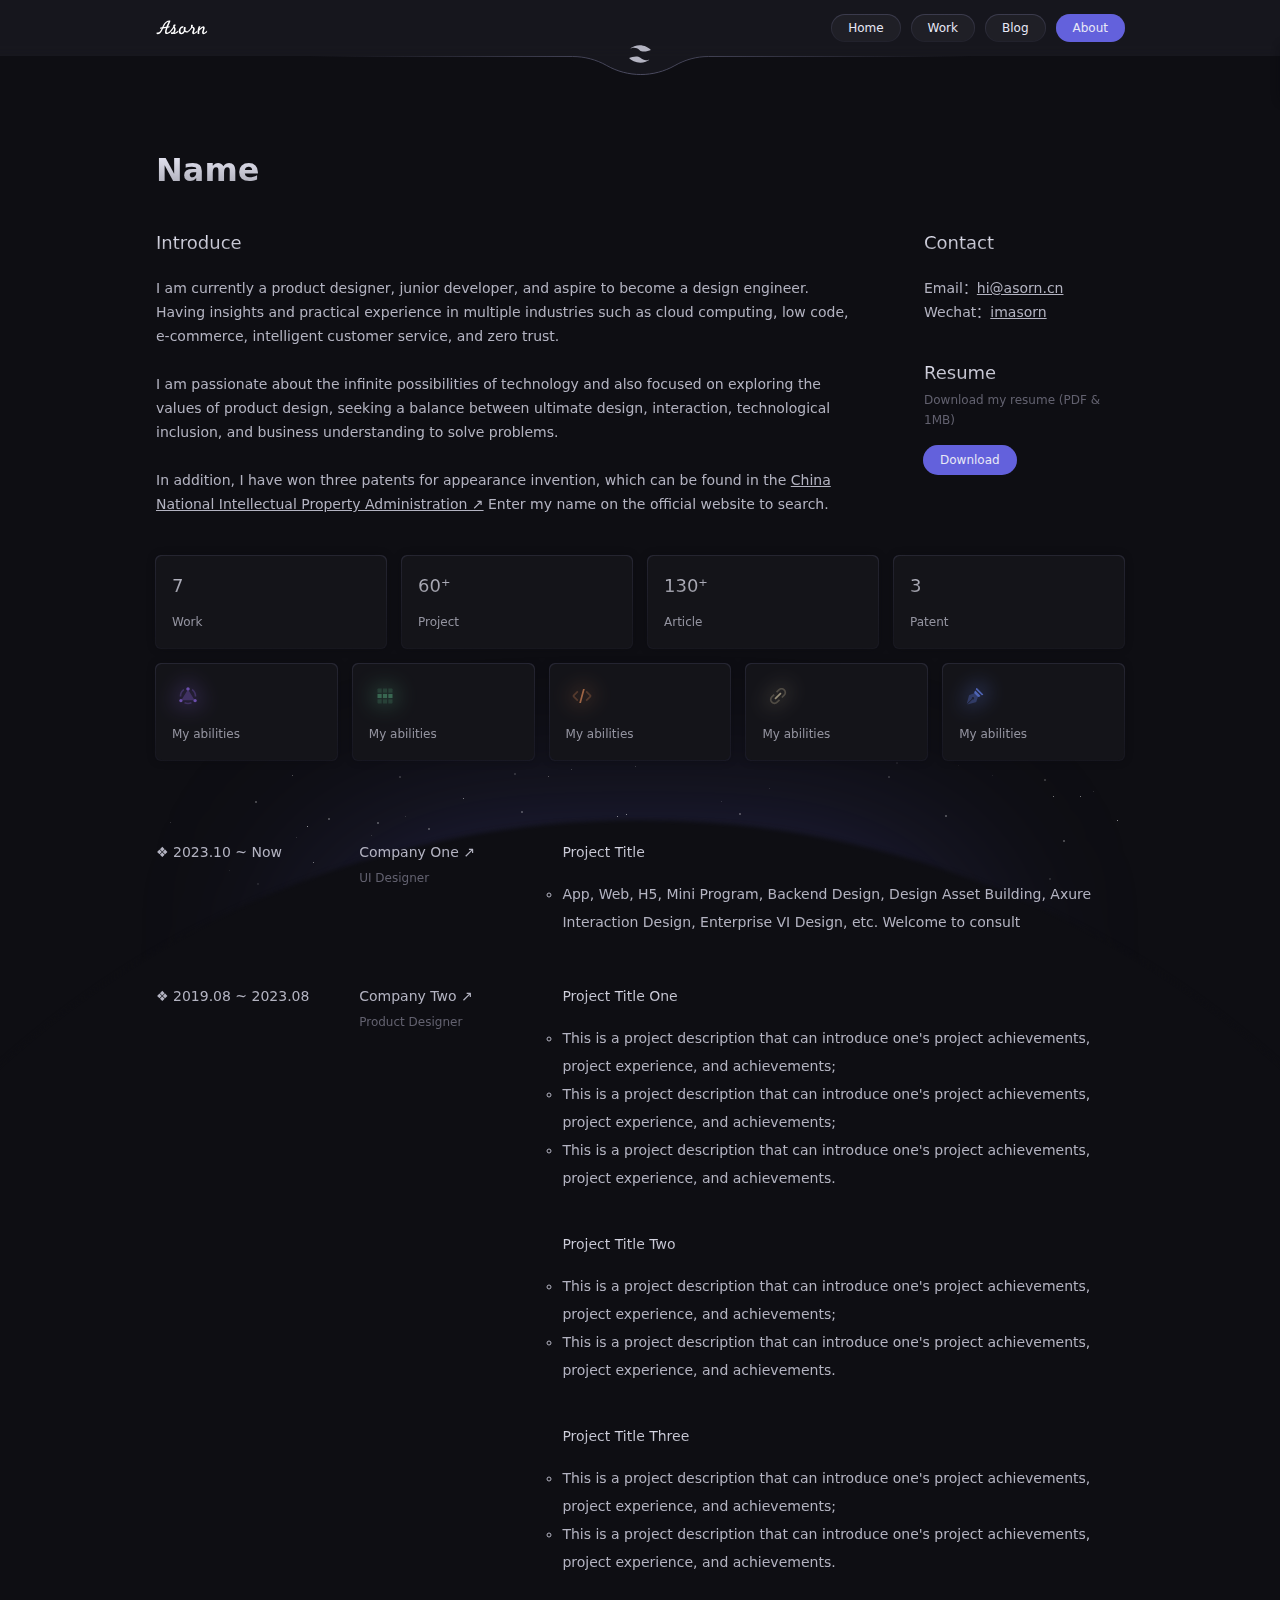
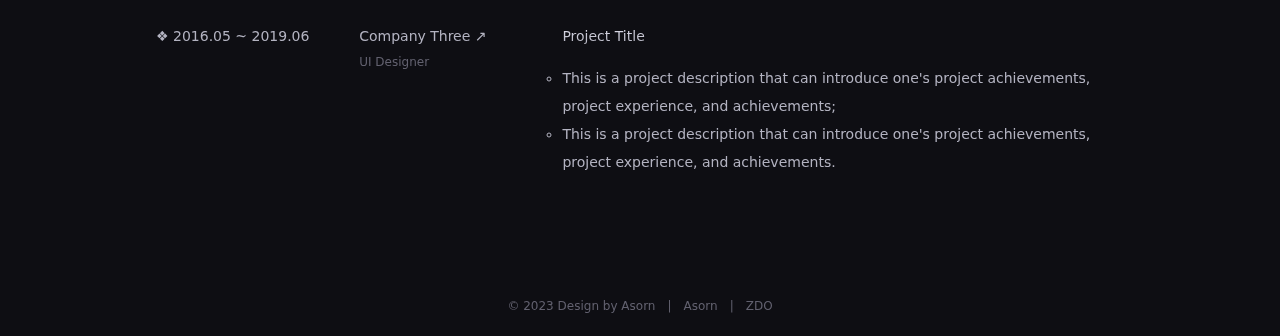
<file: about.html>
<!DOCTYPE html>
<html lang="zh-CN">
<head>
    <meta charset="UTF-8">
    <meta name="viewport" content="width=device-width, initial-scale=1.0">
    <title>Asorn - About Me</title>
    <link rel="stylesheet" href="./css/style.min.css">
    <link rel="shortcut icon" href="./assets/public/favicon.svg"/>
</head>
<body>
    <canvas class="fireworks"></canvas>
    <div class="head">
        <div class="main">
            <a href="./index.html" class="logo"><img src="./assets/public/logo_text.svg"></a>
            <div class="menu">
                <li class="magical btn" onclick="window.location.href='./index.html'">Home</li>
                <li class="magical btn" onclick="window.location.href='./work.html'">Work</li>
                <li class="magical btn" onclick="window.location.href='./blog.html'">Blog</li>
                <li class="magical btn nav" onclick="window.location.href='./about.html'">About</li>
            </div>
            <div class="menu" id="menu-expand">
                <li class="magical btn skin" id="menu-expand-child"><i class="icon menu-icon"></i></li>
            </div>
            <div id="menu-panel">
                <div class="menu-panel-content">
                    <li class="magical btn" onclick="window.location.href='./index.html'">Home</li>
                    <li class="magical btn" onclick="window.location.href='./work.html'">Work</li>
                    <li class="magical btn" onclick="window.location.href='./blog.html'">Blog</li>
                    <li class="magical btn nav" onclick="window.location.href='./about.html'">About</li>
                </div>
            </div>
        </div>
        <blockquote><img src="./assets/public/logo.svg"></blockquote>
    </div>
    <div class="about">
        <div class="about-top">
            <div class="about-name">Name</div>
            <div class="about-info">
                <div class="about-info-left">
                    <div class="about-info-title">Introduce</div>
                    <div class="introduce-desc">
                        I am currently a product designer, junior developer, and aspire to become a design engineer. Having insights and practical experience in multiple industries such as cloud computing, low code, e-commerce, intelligent customer service, and zero trust.<br><br>
                        I am passionate about the infinite possibilities of technology and also focused on exploring the values of product design, seeking a balance between ultimate design, interaction, technological inclusion, and business understanding to solve problems.<br><br>
                        In addition, I have won three patents for appearance invention, which can be found in the <a href="http://epub.cnipa.gov.cn/" target="_blank">China National Intellectual Property Administration ↗</a> Enter my name on the official website to search.
                    </div>
                </div>
                <div class="about-info-right">
                    <div class="contact">
                        <div class="about-info-title">Contact</div>
                        <div class="contact-desc">
                            <div class="list">
                                <div class="list-label">Email：</div>
                                <div href="javascript:" class="list-value" id="email" tabindex="0" role="button"  title="点击复制邮箱">
                                    <a id="emailCopied">hi@asorn.cn</a>
                                </div>
                                <span class="list-value copied">copied&nbsp;✓</span>
                            </div>
                            <div class="list">
                                <div class="list-label">Wechat：</div>
                                <div class="list-value">
                                    <a class="tooltip">imasorn
                                        <div class="tooltip-box">
                                            <img src="./assets/about/wechat.png">
                                        </div>
                                    </a>
                                </div>
                            </div>
                        </div>
                    </div>
                    <div class="resume">
                        <div class="about-info-title resume-title">Resume</div>
                        <div class="resume-desc">
                            <div class="resume-desc-helptext">Download my resume (PDF & 1MB)</div>
                            <div class="magical resume-btn"><a href="https://asorn.cn/" target="_blank">Download</a></div>
                        </div>
                    </div>
                </div>
            </div>
        </div>
        <div class="about-middle">
            <div class="power">
                <div class="list-00">
                    <div class="magical power-card-number">
                        <a>
                            <div class="card-title">7</div>
                            <div class="card-text">Work</div>
                        </a>
                    </div>
                    <div class="magical power-card-number">
                        <a>
                            <div class="card-title">60⁺</div>
                            <div class="card-text">Project</div>
                        </a>
                    </div>
                    <div class="magical power-card-number">
                        <a>
                            <div class="card-title">130⁺</div>
                            <div class="card-text">Article</div>
                        </a>
                    </div>
                    <div class="magical power-card-number">
                        <a>
                            <div class="card-title">3</div>
                            <div class="card-text">Patent</div>
                        </a>
                    </div>
                </div>
                <div class="list-01">
                    <div class="magical power-card">
                        <a>
                            <div class="card-img" style="background-image: url('./assets/about/abstract.svg')"></div>
                            <div class="card-text">My abilities</div>
                        </a>
                    </div>
                    <div class="magical power-card">
                        <a>
                            <div class="card-img" style="background-image: url('./assets/about/menu.svg')"></div>
                            <div class="card-text">My abilities</div>
                        </a>
                    </div>
                    <div class="magical power-card">
                        <a>
                            <div class="card-img" style="background-image: url('./assets/about/code.svg')"></div>
                            <div class="card-text">My abilities</div>
                        </a>
                    </div>
                    <div class="magical power-card">
                        <a>
                            <div class="card-img" style="background-image: url('./assets/about/pin.svg')"></div>
                            <div class="card-text">My abilities</div>
                        </a>
                    </div>
                    <div class="magical power-card">
                        <a>
                            <div class="card-img" style="background-image: url('./assets/about/pen.svg')"></div>
                            <div class="card-text">My abilities</div>
                        </a>
                    </div>
                </div>
            </div>
        </div>
        <div class="about-bottom">
            <div class="experience">
                <div class="item">
                    <div class="time">❖ 2023.10 ~ Now</div>
                    <div class="name">
                        <div class="company"><a href="https://asorn.cn/" target="_blank">Company One ↗</a></div>
                        <div class="job">UI Designer</div>
                    </div>
                    <div class="project-experience">
                        <div class="item">
                            <div class="title">Project Title</div>
                            <div class="desc">
                                <ul>
                                    <li>App, Web, H5, Mini Program, Backend Design, Design Asset Building, Axure Interaction Design, Enterprise VI Design, etc. Welcome to consult</li>
                                </ul>
                            </div>
                        </div>
                    </div>
                </div>
                <div class="item">
                    <div class="time">❖ 2019.08 ~ 2023.08</div>
                    <div class="name">
                        <div class="company"><a href="https://asorn.cn/" target="_blank">Company Two ↗</a></div>
                        <div class="job">Product Designer</div>
                    </div>
                    <div class="project-experience">
                        <div class="item">
                            <div class="title">Project Title One</div>
                            <div class="desc">
                                <ul>
                                    <li>This is a project description that can introduce one's project achievements, project experience, and achievements;</li>
                                    <li>This is a project description that can introduce one's project achievements, project experience, and achievements;</li>
                                    <li>This is a project description that can introduce one's project achievements, project experience, and achievements.</li>
                                </ul>
                            </div>
                        </div>
                        <div class="item">
                            <div class="title">Project Title Two</div>
                            <div class="desc">
                                <ul>
                                    <li>This is a project description that can introduce one's project achievements, project experience, and achievements;</li>
                                    <li>This is a project description that can introduce one's project achievements, project experience, and achievements.</li>
                                </ul>
                            </div>
                        </div>
                        <div class="item">
                            <div class="title">Project Title Three</div>
                            <div class="desc">
                                <ul>
                                    <li>This is a project description that can introduce one's project achievements, project experience, and achievements;</li>
                                    <li>This is a project description that can introduce one's project achievements, project experience, and achievements.</li>
                                </ul>
                            </div>
                        </div>
                    </div>
                </div>
                <div class="item">
                    <div class="time">❖ 2016.05 ~ 2019.06</div>
                    <div class="name">
                        <div class="company"><a href="https://asorn.cn/" target="_blank">Company Three ↗</a></div>
                        <div class="job">UI Designer</div>
                    </div>
                    <div class="project-experience">
                        <div class="item">
                            <div class="title">Project Title</div>
                            <div class="desc">
                                <ul>
                                    <li>This is a project description that can introduce one's project achievements, project experience, and achievements;</li>
                                    <li>This is a project description that can introduce one's project achievements, project experience, and achievements.</li>
                                </ul>
                            </div>
                        </div>
                    </div>
                </div>
            </div>
        </div>
    </div>
    <div class="footer">
        <div class="copyright">
            <div>© 2023 Design by Asorn</div>
            <span>|</span>
            <div class="fillings">
                <a href="https://asorn.cn/" target="_blank">Asorn</a>
            </div>
            <span>|</span>
            <div class="friends">
                <a href="https://zdo.fun/" target="_blank">ZDO</a>
            </div>
        </div>
    </div>
    <div class="widget">
        <div class="shape-light"></div>
        <div class="shape-star">
            <div class="rising-stars rising-stars-visible">
                <div style="height:1px;width:1px"></div>
                <div style="height:2px;width:2px"></div>
                <div style="height:1px;width:1px"></div>
            </div>
        </div>
        <div class="shape-earth"></div>
    </div>
</body>
<script src="./js/main.min.js"></script>
<script src='./js/anime.js'></script>
<script src='./js/firework.js'></script>
</html>
</file>
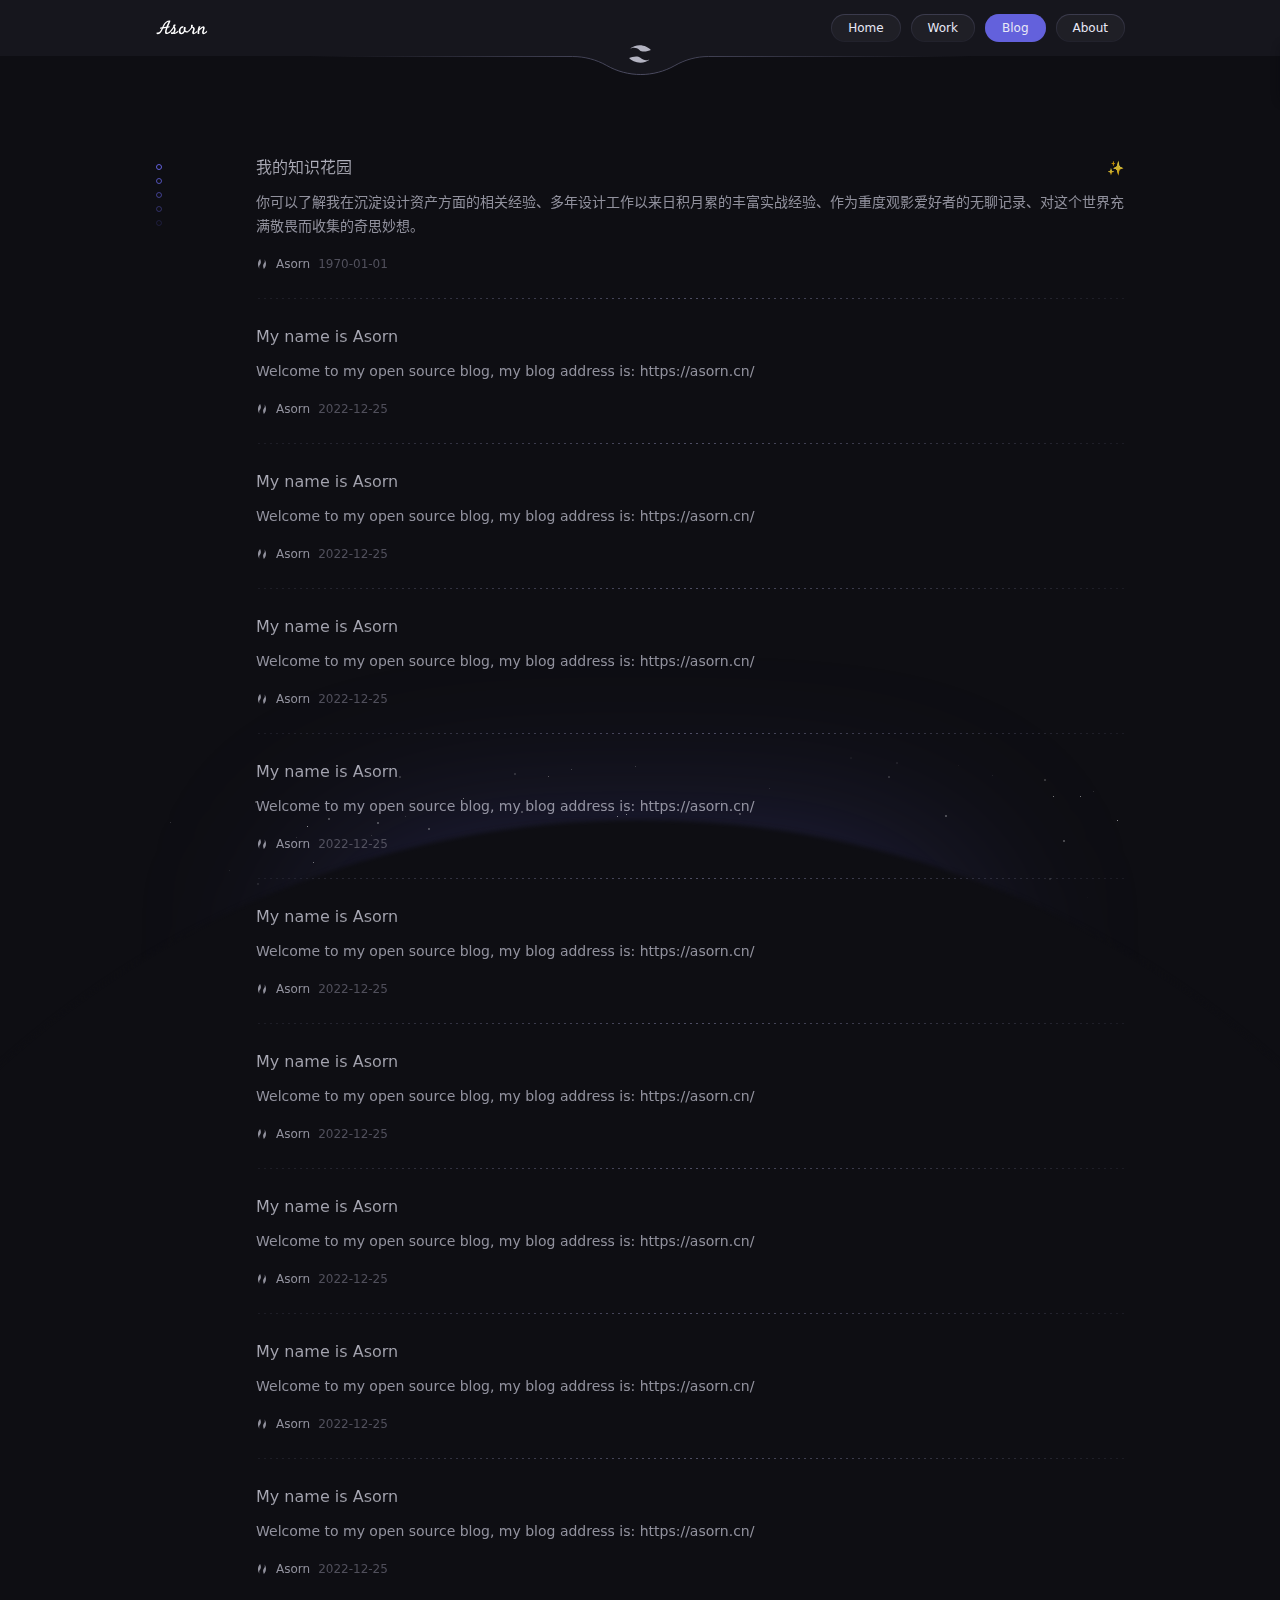
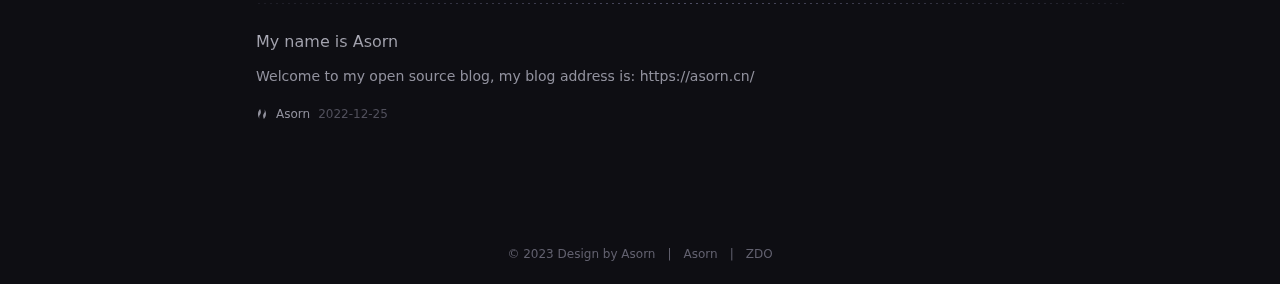
<file: blog.html>
<!DOCTYPE html>
<html lang="zh-CN">
<head>
    <meta charset="UTF-8">
    <meta name="viewport" content="width=device-width, initial-scale=1.0">
    <title>Asorn - My Blog</title>
    <link rel="stylesheet" href="./css/style.min.css">
    <link rel="shortcut icon" href="./assets/public/favicon.svg" />
</head>
<body>
    <canvas class="fireworks"></canvas>
    <div class="head">
        <div class="main">
            <a href="./index.html" class="logo"><img src="./assets/public/logo_text.svg"></a>
            <div class="menu">
                <li class="magical btn" onclick="window.location.href='./index.html'">Home</li>
                <li class="magical btn" onclick="window.location.href='./work.html'">Work</li>
                <li class="magical btn nav" onclick="window.location.href='./blog.html'">Blog</li>
                <li class="magical btn" onclick="window.location.href='./about.html'">About</li>
            </div>
            <div class="menu" id="menu-expand">
                <li class="magical btn skin" id="menu-expand-child"><i class="icon menu-icon"></i></li>
            </div>
            <div id="menu-panel">
                <div class="menu-panel-content">
                    <li class="magical btn" onclick="window.location.href='./index.html'">Home</li>
                    <li class="magical btn" onclick="window.location.href='./work.html'">Work</li>
                    <li class="magical btn nav" onclick="window.location.href='./blog.html'">Blog</li>
                    <li class="magical btn" onclick="window.location.href='./about.html'">About</li>
                </div>
            </div>
        </div>
        <blockquote><img src="./assets/public/logo.svg"></blockquote>
    </div>
    <div class="blog">
        <div class="blog-left">
            <div class="blog-left-line"><img src="./assets/blog/line-dot.svg"></div>
        </div>
        <div class="blog-list">
            <div class="item">
                <a href="https://www.yuque.com/asorn" target="_blank">
                    <div class="text">
                        <div class="title-area">
                            <div class="title">
                                <div class="name">我的知识花园</div>
                                <div class="link"> ↗</div>
                            </div>
                            <div class="tag">✨</div>
                        </div>
                        <div class="desc">你可以了解我在沉淀设计资产方面的相关经验、多年设计工作以来日积月累的丰富实战经验、作为重度观影爱好者的无聊记录、对这个世界充满敬畏而收集的奇思妙想。</div>
                    </div>
                    <div class="info">
                        <div class="info-avatar"><img src="./assets/blog/avatar.svg"></div>
                        <div class="info-name">Asorn</div>
                        <div class="info-time">1970-01-01</div>
                    </div>
                </a>
                <div class="content-divider"></div>
            </div>
            <div class="item">
                <a href="https://asorn.cn/" target="_blank">
                    <div class="text">
                        <div class="title-area">
                            <div class="title">
                                <div class="name">My name is Asorn</div>
                                <div class="link"> ↗</div>
                            </div>
                        </div>
                        <div class="desc">Welcome to my open source blog, my blog address is: https://asorn.cn/</div>
                    </div>
                    <div class="info">
                        <div class="info-avatar"><img src="./assets/blog/avatar.svg"></div>
                        <div class="info-name">Asorn</div>
                        <div class="info-time">2022-12-25</div>
                    </div>
                </a>
                <div class="content-divider"></div>
            </div>
            <div class="item">
                <a href="https://asorn.cn/" target="_blank">
                    <div class="text">
                        <div class="title-area">
                            <div class="title">
                                <div class="name">My name is Asorn</div>
                                <div class="link"> ↗</div>
                            </div>
                        </div>
                        <div class="desc">Welcome to my open source blog, my blog address is: https://asorn.cn/</div>
                    </div>
                    <div class="info">
                        <div class="info-avatar"><img src="./assets/blog/avatar.svg"></div>
                        <div class="info-name">Asorn</div>
                        <div class="info-time">2022-12-25</div>
                    </div>
                </a>
                <div class="content-divider"></div>
            </div>
            <div class="item">
                <a href="https://asorn.cn/" target="_blank">
                    <div class="text">
                        <div class="title-area">
                            <div class="title">
                                <div class="name">My name is Asorn</div>
                                <div class="link"> ↗</div>
                            </div>
                        </div>
                        <div class="desc">Welcome to my open source blog, my blog address is: https://asorn.cn/</div>
                    </div>
                    <div class="info">
                        <div class="info-avatar"><img src="./assets/blog/avatar.svg"></div>
                        <div class="info-name">Asorn</div>
                        <div class="info-time">2022-12-25</div>
                    </div>
                </a>
                <div class="content-divider"></div>
            </div>
            <div class="item">
                <a href="https://asorn.cn/" target="_blank">
                    <div class="text">
                        <div class="title-area">
                            <div class="title">
                                <div class="name">My name is Asorn</div>
                                <div class="link"> ↗</div>
                            </div>
                        </div>
                        <div class="desc">Welcome to my open source blog, my blog address is: https://asorn.cn/</div>
                    </div>
                    <div class="info">
                        <div class="info-avatar"><img src="./assets/blog/avatar.svg"></div>
                        <div class="info-name">Asorn</div>
                        <div class="info-time">2022-12-25</div>
                    </div>
                </a>
                <div class="content-divider"></div>
            </div>
            <div class="item">
                <a href="https://asorn.cn/" target="_blank">
                    <div class="text">
                        <div class="title-area">
                            <div class="title">
                                <div class="name">My name is Asorn</div>
                                <div class="link"> ↗</div>
                            </div>
                        </div>
                        <div class="desc">Welcome to my open source blog, my blog address is: https://asorn.cn/</div>
                    </div>
                    <div class="info">
                        <div class="info-avatar"><img src="./assets/blog/avatar.svg"></div>
                        <div class="info-name">Asorn</div>
                        <div class="info-time">2022-12-25</div>
                    </div>
                </a>
                <div class="content-divider"></div>
            </div>
            <div class="item">
                <a href="https://asorn.cn/" target="_blank">
                    <div class="text">
                        <div class="title-area">
                            <div class="title">
                                <div class="name">My name is Asorn</div>
                                <div class="link"> ↗</div>
                            </div>
                        </div>
                        <div class="desc">Welcome to my open source blog, my blog address is: https://asorn.cn/</div>
                    </div>
                    <div class="info">
                        <div class="info-avatar"><img src="./assets/blog/avatar.svg"></div>
                        <div class="info-name">Asorn</div>
                        <div class="info-time">2022-12-25</div>
                    </div>
                </a>
                <div class="content-divider"></div>
            </div>
            <div class="item">
                <a href="https://asorn.cn/" target="_blank">
                    <div class="text">
                        <div class="title-area">
                            <div class="title">
                                <div class="name">My name is Asorn</div>
                                <div class="link"> ↗</div>
                            </div>
                        </div>
                        <div class="desc">Welcome to my open source blog, my blog address is: https://asorn.cn/</div>
                    </div>
                    <div class="info">
                        <div class="info-avatar"><img src="./assets/blog/avatar.svg"></div>
                        <div class="info-name">Asorn</div>
                        <div class="info-time">2022-12-25</div>
                    </div>
                </a>
                <div class="content-divider"></div>
            </div>
            <div class="item">
                <a href="https://asorn.cn/" target="_blank">
                    <div class="text">
                        <div class="title-area">
                            <div class="title">
                                <div class="name">My name is Asorn</div>
                                <div class="link"> ↗</div>
                            </div>
                        </div>
                        <div class="desc">Welcome to my open source blog, my blog address is: https://asorn.cn/</div>
                    </div>
                    <div class="info">
                        <div class="info-avatar"><img src="./assets/blog/avatar.svg"></div>
                        <div class="info-name">Asorn</div>
                        <div class="info-time">2022-12-25</div>
                    </div>
                </a>
                <div class="content-divider"></div>
            </div>
            <div class="item">
                <a href="https://asorn.cn/" target="_blank">
                    <div class="text">
                        <div class="title-area">
                            <div class="title">
                                <div class="name">My name is Asorn</div>
                                <div class="link"> ↗</div>
                            </div>
                        </div>
                        <div class="desc">Welcome to my open source blog, my blog address is: https://asorn.cn/</div>
                    </div>
                    <div class="info">
                        <div class="info-avatar"><img src="./assets/blog/avatar.svg"></div>
                        <div class="info-name">Asorn</div>
                        <div class="info-time">2022-12-25</div>
                    </div>
                </a>
                <div class="content-divider"></div>
            </div>
            <div class="item">
                <a href="https://asorn.cn/" target="_blank">
                    <div class="text">
                        <div class="title-area">
                            <div class="title">
                                <div class="name">My name is Asorn</div>
                                <div class="link"> ↗</div>
                            </div>
                        </div>
                        <div class="desc">Welcome to my open source blog, my blog address is: https://asorn.cn/</div>
                    </div>
                    <div class="info">
                        <div class="info-avatar"><img src="./assets/blog/avatar.svg"></div>
                        <div class="info-name">Asorn</div>
                        <div class="info-time">2022-12-25</div>
                    </div>
                </a>
            </div>
        </div>
    </div>
    <div class="footer">
        <div class="copyright">
            <div>© 2023 Design by Asorn</div>
            <span>|</span>
            <div class="fillings">
                <a href="https://asorn.cn/" target="_blank">Asorn</a>
            </div>
            <span>|</span>
            <div class="friends">
                <a href="https://zdo.fun/" target="_blank">ZDO</a>
            </div>
        </div>
    </div>
    <div class="widget">
        <div class="shape-light"></div>
        <div class="shape-star">
            <div class="rising-stars rising-stars-visible">
                <div style="height:1px;width:1px"></div>
                <div style="height:2px;width:2px"></div>
                <div style="height:1px;width:1px"></div>
            </div>
        </div>
        <div class="shape-earth"></div>
    </div>
</body>
<script>
    window.addEventListener("mousemove", function (e) {
        document.querySelectorAll(".magical").forEach(element => {
            const rect = element.getBoundingClientRect();
            const offsetX = e.clientX - rect.left;
            const offsetY = e.clientY - rect.top;
            element.style.setProperty("--mouse-x", `${offsetX}px`);
            element.style.setProperty("--mouse-y", `${offsetY}px`);
        });
    });
</script>
<script src="./js/main.min.js"></script>
<script src='./js/anime.js'></script>
<script src='./js/firework.js'></script>
</html>
</file>
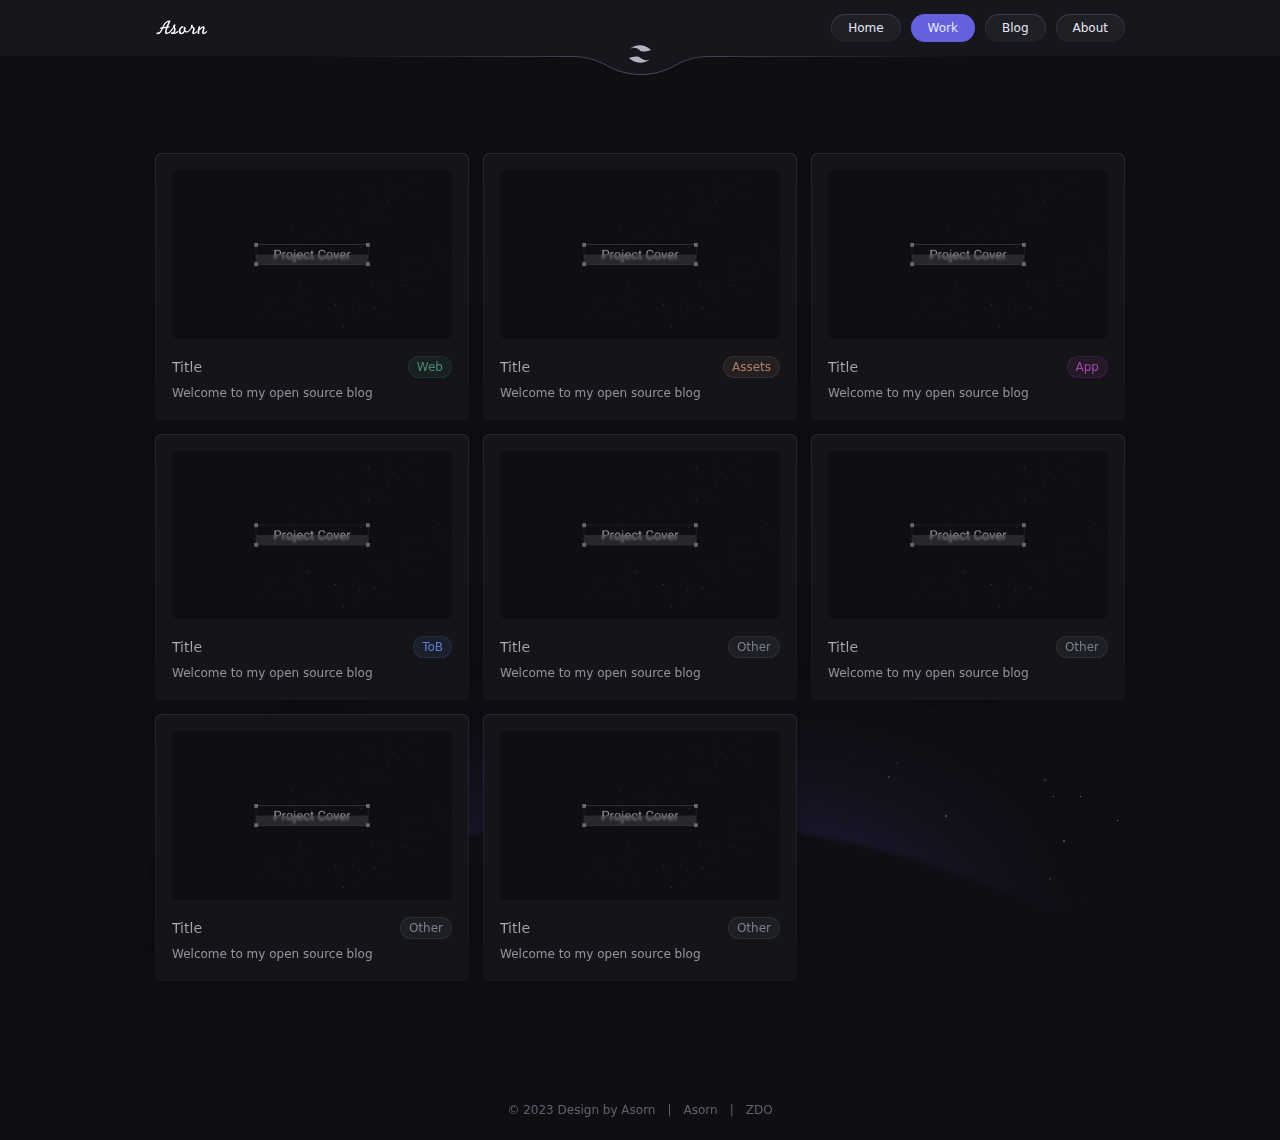
<file: work.html>
<!DOCTYPE html>
<html lang="zh-CN">
<head>
    <meta charset="UTF-8">
    <meta name="viewport" content="width=device-width, initial-scale=1.0">
    <title>Asorn - My Work</title>
    <link rel="stylesheet" href="./css/style.min.css">
    <link rel="shortcut icon" href="./assets/public/favicon.svg"/>
</head>
<body>
    <canvas class="fireworks"></canvas>
    <div class="head">
        <div class="main">
            <a href="./index.html" class="logo"><img src="./assets/public/logo_text.svg"></a>
            <div class="menu">
                <li class="magical btn" onclick="window.location.href='./index.html'">Home</li>
                <li class="magical btn nav" onclick="window.location.href='./work.html'">Work</li>
                <li class="magical btn" onclick="window.location.href='./blog.html'">Blog</li>
                <li class="magical btn" onclick="window.location.href='./about.html'">About</li>
            </div>
            <div class="menu" id="menu-expand">
                <li class="magical btn skin" id="menu-expand-child"><i class="icon menu-icon"></i></li>
            </div>
            <div id="menu-panel">
                <div class="menu-panel-content">
                    <li class="magical btn" onclick="window.location.href='./index.html'">Home</li>
                    <li class="magical btn nav" onclick="window.location.href='./work.html'">Work</li>
                    <li class="magical btn" onclick="window.location.href='./blog.html'">Blog</li>
                    <li class="magical btn" onclick="window.location.href='./about.html'">About</li>
                </div>
            </div>
        </div>
        <blockquote><img src="./assets/public/logo.svg"></blockquote>
    </div>
        <div class="work">
            <div class="card-list">
                <div class="magical item">
                    <a href="https://asorn.cn/" target="_blank">
                        <div class="dark"><img class="cover" src="./assets/work/empty.png"></div>
                        <div class="text">
                            <div class="title-area">
                                <div class="title">
                                    <div class="name">Title</div>
                                    <div class="name link"> ↗</div>
                                </div>
                                <div class="tag tag-web">Web</div>
                            </div>
                            <div class="desc">Welcome to my open source blog</div>
                        </div>
                    </a>
                </div>
                <div class="magical item">
                    <a href="https://asorn.cn/" target="_blank">
                        <div class="dark"><img class="cover" src="./assets/work/empty.png"></div>
                        <div class="text">
                            <div class="title-area">
                                <div class="title">
                                    <div class="name">Title</div>
                                    <div class="name link"> ↗</div>
                                </div>
                                <div class="tag tag-assets">Assets</div>
                            </div>
                            <div class="desc">Welcome to my open source blog</div>
                        </div>
                    </a>
                </div>
                <div class="magical item">
                    <a href="https://asorn.cn/" target="_blank">
                        <div class="dark"><img class="cover" src="./assets/work/empty.png"></div>
                        <div class="text">
                            <div class="title-area">
                                <div class="title">
                                    <div class="name">Title</div>
                                    <div class="name link"> ↗</div>
                                </div>
                                <div class="tag tag-app">App</div>
                            </div>
                            <div class="desc">Welcome to my open source blog</div>
                        </div>
                    </a>
                </div>
                <div class="magical item">
                    <a href="https://asorn.cn/" target="_blank">
                        <div class="dark"><img class="cover" src="./assets/work/empty.png"></div>
                        <div class="text">
                            <div class="title-area">
                                <div class="title">
                                    <div class="name">Title</div>
                                    <div class="name link"> ↗</div>
                                </div>
                                <div class="tag tag-2b">ToB</div>
                            </div>
                            <div class="desc">Welcome to my open source blog</div>
                        </div>
                    </a>
                </div>
                <div class="magical item">
                    <a href="https://asorn.cn/" target="_blank">
                        <div class="dark"><img class="cover" src="./assets/work/empty.png"></div>
                        <div class="text">
                            <div class="title-area">
                                <div class="title">
                                    <div class="name">Title</div>
                                    <div class="name link"> ↗</div>
                                </div>
                                <div class="tag tag-other">Other</div>
                            </div>
                            <div class="desc">Welcome to my open source blog</div>
                        </div>
                    </a>
                </div>
                <div class="magical item">
                    <a href="https://asorn.cn/" target="_blank">
                        <div class="dark"><img class="cover" src="./assets/work/empty.png"></div>
                        <div class="text">
                            <div class="title-area">
                                <div class="title">
                                    <div class="name">Title</div>
                                    <div class="name link"> ↗</div>
                                </div>
                                <div class="tag tag-other">Other</div>
                            </div>
                            <div class="desc">Welcome to my open source blog</div>
                        </div>
                    </a>
                </div>
                <div class="magical item">
                    <a href="https://asorn.cn/" target="_blank">
                        <div class="dark"><img class="cover" src="./assets/work/empty.png"></div>
                        <div class="text">
                            <div class="title-area">
                                <div class="title">
                                    <div class="name">Title</div>
                                    <div class="name link"> ↗</div>
                                </div>
                                <div class="tag tag-other">Other</div>
                            </div>
                            <div class="desc">Welcome to my open source blog</div>
                        </div>
                    </a>
                </div>
                <div class="magical item">
                    <a href="https://asorn.cn/" target="_blank">
                        <div class="dark"><img class="cover" src="./assets/work/empty.png"></div>
                        <div class="text">
                            <div class="title-area">
                                <div class="title">
                                    <div class="name">Title</div>
                                    <div class="name link"> ↗</div>
                                </div>
                                <div class="tag tag-other">Other</div>
                            </div>
                            <div class="desc">Welcome to my open source blog</div>
                        </div>
                    </a>
                </div>
            </div>
        </div>
        <div class="footer">
            <div class="copyright">
                <div>© 2023 Design by Asorn</div>
                <span>|</span>
                <div class="fillings">
                    <a href="https://asorn.cn/" target="_blank">Asorn</a>
                </div>
                <span>|</span>
                <div class="friends">
                    <a href="https://zdo.fun/" target="_blank">ZDO</a>
                </div>
            </div>
        </div>
        <div class="widget">
            <div class="shape-light"></div>
            <div class="shape-star">
                <div class="rising-stars rising-stars-visible">
                    <div style="height:1px;width:1px"></div>
                    <div style="height:2px;width:2px"></div>
                    <div style="height:1px;width:1px"></div>
                </div>
            </div>
            <div class="shape-earth"></div>
        </div>
</body>
<script>
    window.addEventListener("mousemove", function (e) {
        document.querySelectorAll(".magical").forEach(element => {
            const rect = element.getBoundingClientRect();
            const offsetX = e.clientX - rect.left;
            const offsetY = e.clientY - rect.top;
            element.style.setProperty("--mouse-x", `${offsetX}px`);
            element.style.setProperty("--mouse-y", `${offsetY}px`);
        });
    });
</script>
<script src="./js/main.min.js"></script>
<script src='./js/anime.js'></script>
<script src='./js/firework.js'></script>
</html>
</file>
<file: css/style.min.css>
@media screen and (max-width: 768px){.about-info{flex-direction:column}.list-00,.list-01{grid-template-columns:1fr 1fr !important}.about-bottom .experience .item{grid-template-columns:none !important;grid-template-rows:1fr !important}.blog-left{display:none}.menu{display:none !important}#menu-expand{display:block !important}.hello::after{width:320px !important;height:320px !important}.copyright span,.fillings,.friends{display:none !important}}@media screen and (min-width: 769px){#menu-panel{left:100vw !important}}*{border:0;margin:0;padding:0;box-sizing:border-box;list-style:none;font-size:12px;text-decoration:unset}body{background-color:#0E0E13;color:#E8E8F6;font-family:Roboto, system-ui, -apple-system, "Segoe UI", "Helvetica Neue", Arial, "Liberation Sans", sans-serif, "Apple Color Emoji", "Segoe UI Emoji", "Segoe UI Symbol", "Noto Color Emoji";-webkit-font-smoothing:antialiased;overflow-x:hidden}.fireworks{position:fixed;top:0;left:0;width:100%;height:100%;display:block;z-index:-999}.icon{font-size:0}.icon.dark::before{content:url(../assets/public/skin_light.svg)}.icon.menu-icon::before{content:url(../assets/public/menu_icon.svg)}.magical{--circle-size:600px;--inset:1px;--border:6px;position:relative;display:flex;align-items:center;justify-content:center;border-radius:var(--border);background-color:#0E0E13}.magical::before,.magical::after{content:'';position:absolute;width:calc(100% + var(--inset)*2);height:calc(100% + var(--inset)*2);border-radius:var(--border);inset:calc(0 - var(--inset))}.magical::before{background:radial-gradient(var(--circle-size) circle at var(--mouse-x) var(--mouse-y), rgba(255,255,255,0.3), transparent 40%);z-index:-1}.magical::after{background:linear-gradient(180deg, rgba(78,78,100,0.48) 0%, rgba(78,78,100,0.2) 100%);z-index:-2}.magical .show{width:100%;height:100%;position:absolute;border-radius:var(--border);opacity:0;pointer-events:none;background:radial-gradient(var(--circle-size) circle at var(--mouse-x) var(--mouse-y), rgba(255,255,255,0.01), transparent 40%)}.btn{--border:9999px;background-image:radial-gradient(var(--circle-size) circle at var(--mouse-x) var(--mouse-y), rgba(255,255,255,0.06), transparent 40%)}.btn::before{background:radial-gradient(var(--circle-size) circle at var(--mouse-x) var(--mouse-y), rgba(255,255,255,0.4), transparent 40%)}.btn::after{background:linear-gradient(180deg, rgba(78,78,100,0.68) 0%, rgba(78,78,100,0.2) 100%)}.head{position:fixed;padding:0 40px;width:100%;--height:56px;height:var(--height);display:flex;justify-content:center;align-items:center;--mw:968px;background:rgba(25,25,32,0.8);backdrop-filter:blur(4px);flex-direction:column;z-index:100}.head .main{width:100%;display:flex;justify-content:space-between;align-items:center;max-width:var(--mw)}.head .logo{height:20px}.head #menu-expand{display:none}.head #menu-expand.active{pointer-events:none}.head #menu-expand.active+#menu-panel{left:40px}.head #menu-expand>.menu-icon{transition:transform .5s}.head #menu-expand .active #menu-expand>.menu-icon{transform:rotate(45deg)}@keyframes goOut{0%{left:40px}100%{left:100vw}}.head .menu{display:flex;gap:12px}.head .menu li{--circle-size:100px;border-radius:9999px;padding:6px 16px;cursor:pointer;background-color:#1F1F26;transition:.3s background ease-in-out}.head .menu li.nav,.head .menu li.nav::before{background-color:#6361DC}.head .menu .skin{width:14px;padding:6px 13px}.head #menu-panel{width:calc(100vw - 80px);position:absolute;top:44px;left:100vw;padding:16px 24px;background:rgba(25,25,32,0.96);backdrop-filter:blur(4px);border-radius:6px;box-shadow:0px 0px 8px 0px rgba(10,10,14,0.4);z-index:101}.head #menu-panel .menu-panel-content{display:flex;flex-direction:row;flex-wrap:wrap;justify-content:flex-end;gap:16px}.head #menu-panel .menu-panel-content li{--circle-size:100px;border-radius:9999px;padding:6px 16px;cursor:pointer;background-color:#1F1F26;transition:.3s background ease-in-out}.head #menu-panel .menu-panel-content li.nav,.head #menu-panel .menu-panel-content li.nav::before{background-color:#6361DC}.head blockquote{position:absolute;inset:calc(20px + var(--height)) 0 0;font-size:0;width:100%;display:flex;align-items:flex-end;justify-content:center}.head blockquote::after{content:'';position:absolute;bottom:0;left:0;right:0;height:20px;background:url("../assets/public/head_bottom_line.svg") no-repeat center top;z-index:-1}.head blockquote img{margin-bottom:10px;animation:rotate 6s linear infinite}@keyframes rotate{0%{transform:rotate(0deg)}100%{transform:rotate(360deg)}}.footer{padding:60px 40px 20px 40px;font-size:12px;line-height:20px;color:#62616F}.footer .copyright{display:flex;justify-content:center;align-items:center;--mw:968px;gap:12px}.footer .copyright .main{width:100%;display:flex;justify-content:space-between;align-items:center;max-width:var(--mw)}.footer .copyright a{transition:color .15s ease-in;color:#62616F}.footer .copyright a:hover{color:#6361DC}.footer .copyright .friends{display:flex;justify-content:center;align-items:center;--mw:968px;gap:8px}.footer .copyright .friends .main{width:100%;display:flex;justify-content:space-between;align-items:center;max-width:var(--mw)}.widget{display:flex;justify-content:center;align-items:center;--mw:968px}.widget .main{width:100%;display:flex;justify-content:space-between;align-items:center;max-width:var(--mw)}.widget .shape-light{z-index:-99;position:fixed;bottom:-180px;width:600px;height:200px;border-radius:9999px;background:rgba(99,97,220,0.4);filter:blur(100px)}.widget .shape-star{position:fixed;z-index:-98;bottom:0;height:150px;width:var(--mw);-webkit-mask-image:linear-gradient(180deg, rgba(217,217,217,0) 0%, rgba(217,217,217,0.8) 25%, #d9d9d9 50%, rgba(217,217,217,0.8) 75%, rgba(217,217,217,0) 100%);mask-image:linear-gradient(180deg, rgba(217,217,217,0) 0%, rgba(217,217,217,0.8) 25%, #d9d9d9 50%, rgba(217,217,217,0.8) 75%, rgba(217,217,217,0) 100%);-webkit-mask-size:cover;mask-size:cover}@keyframes risingStarsAnination{0%{transform:translateZ(0) translateY(0)}to{transform:translateZ(0) translateY(-2000px)}}.widget .shape-star .rising-stars{opacity:.7;pointer-events:none}.widget .shape-star .rising-stars div{background:transparent;border-radius:50%}.widget .shape-star .rising-stars div:nth-child(1){animation-duration:100s !important;box-shadow:136px 13273px #fff,347px 1735px #fff,813px 1674px #fff,1949px 440px #fff,1440px 41px #fff,437px 1122px #fff,406px 430px #fff,1014px 25px #fff,1330px 1616px #fff,1636px 1496px #fff,1358px 800px #fff,48px 857px #fff,900px 1821px #fff,906px 1975px #fff,832px 163px #fff,1911px 1480px #fff,576px 523px #fff,783px 1435px #fff,738px 1712px #fff,1822px 193px #fff,1168px 1172px #fff,480px 687px #fff,798px 337px #fff,1747px 824px #fff,1296px 1690px #fff,1277px 1786px #fff,1941px 1271px #fff,1925px 784px #fff,400px 1302px #fff,112px 882px #fff,1008px 1624px #fff,55px 1604px #fff,1143px 1555px #fff,1354px 1344px #fff,1687px 601px #fff,651px 617px #fff,984px 1737px #fff,505px 1689px #fff,634px 1460px #fff,770px 827px #fff,315px 833px #fff,192px 1677px #fff,1324px 580px #fff,1862px 1217px #fff,157px 1255px #fff,1265px 1949px #fff,259px 482px #fff,1925px 39px #fff,1823px 1401px #fff,172px 1227px #fff,1120px 662px #fff,621px 681px #fff,959px 1389px #fff,370px 367px #fff,1629px 754px #fff,117px 756px #fff,415px 19px #fff,1158px 1227px #fff,36px 322px #fff,315px 1172px #fff,1156px 1010px #fff,758px 828px #fff,1576px 1585px #fff,725px 1487px #fff,1987px 1199px #fff,832px 827px #fff,1162px 92px #fff,103px 1868px #fff,588px 198px #fff,695px 984px #fff,1256px 1513px #fff,29px 924px #fff,1991px 1022px #fff,317px 932px #fff,114px 1610px #fff,1073px 1420px #fff,1161px 1045px #fff,684px 312px #fff,250px 419px #fff,151px 76px #fff,1228px 400px #fff,1381px 202px #fff,1210px 207px #fff,951px 1633px #fff,1585px 1768px #fff,1187px 1462px #fff,231px 1455px #fff,1457px 1778px #fff,1604px 75px #fff,1952px 1575px #fff,1870px 10px #fff,1240px 1824px #fff,591px 554px #fff,1696px 112px #fff,1618px 662px #fff,860px 1971px #fff,899px 1140px #fff,1334px 285px #fff,1051px 732px #fff,267px 1737px #fff,1363px 965px #fff,1829px 1718px #fff,1966px 1063px #fff,979px 1908px #fff,1654px 1085px #fff,416px 1055px #fff,1758px 576px #fff,1604px 720px #fff,840px 143px #fff,852px 1385px #fff,411px 1808px #fff,992px 28px #fff,1461px 122px #fff,1110px 671px #fff,221px 1734px #fff,1886px 1139px #fff,1963px 1765px #fff,406px 456px #fff,461px 1710px #fff,524px 1305px #fff,905px 1265px #fff,731px 126px #fff,1748px 186px #fff,759px 1511px #fff,1502px 1174px #fff,163px 1326px #fff,1236px 416px #fff,963px 1543px #fff,509px 373px #fff,1965px 942px #fff,1621px 1614px #fff,211px 515px #fff,1064px 990px #fff,475px 715px #fff,1977px 366px #fff,1480px 1801px #fff,693px 701px #fff,944px 628px #fff,1870px 1324px #fff,1745px 442px #fff,753px 1087px #fff,1639px 620px #fff,1838px 1570px #fff,1945px 1028px #fff,1692px 1037px #fff,276px 440px #fff,668px 1787px #fff,440px 1541px #fff,1493px 199px #fff,1930px 1584px #fff,1856px 700px #fff,1161px 682px #fff,1671px 664px #fff,286px 1182px #fff,1933px 1388px #fff,743px 1367px #fff,849px 1823px #fff,136px 25px #fff,568px 102px #fff,659px 687px #fff,27px 211px #fff,1980px 602px #fff,383px 176px #fff,1124px 470px #fff,1143px 100px #fff,1744px 1751px #fff,689px 614px #fff,596px 1867px #fff,710px 883px #fff,637px 202px #fff,1372px 962px #fff,1595px 1650px #fff,1491px 1428px #fff,873px 235px #fff,1127px 582px #fff,700px 140px #fff,1470px 1395px #fff,1133px 1532px #fff,1736px 1749px #fff,1841px 228px #fff,529px 1790px #fff,1084px 1246px #fff,1365px 230px #fff,529px 304px #fff,528px 1689px #fff,1549px 1892px #fff,975px 1315px #fff,1924px 1909px #fff,423px 115px #fff,1198px 432px #fff,1081px 956px #fff,1890px 1360px #fff,872px 535px #fff,781px 630px #fff,1010px 197px #fff,651px 125px #fff,1569px 1159px #fff,233px 759px #fff,372px 139px #fff,742px 1233px #fff,302px 1514px #fff,1159px 879px #fff,1536px 213px #fff,1212px 49px #fff,897px 1653px #fff,1735px 765px #fff,1086px 410px #fff,609px 1933px #fff,127px 172px #fff,179px 1873px #fff,584px 299px #fff,861px 1050px #fff,400px 234px #fff,1401px 806px #fff,1086px 47px #fff,1735px 1844px #fff,1874px 1698px #fff,975px 720px #fff,164px 845px #fff,461px 66px #fff,894px 1102px #fff,151px 1968px #fff,258px 1303px #fff,366px 593px #fff,390px 1023px #fff,1296px 661px #fff,308px 285px #fff,554px 1926px #fff,1409px 527px #fff,1661px 316px #fff,101px 439px #fff,1051px 1323px #fff,1144px 1541px #fff,479px 16px #fff,1172px 911px #fff,1087px 1807px #fff,1699px 628px #fff,1859px 1056px #fff,571px 1977px #fff,137px 1578px #fff,906px 847px #fff,1071px 430px #fff,212px 323px #fff,353px 276px #fff,680px 316px #fff,1781px 1151px #fff,137px 1426px #fff,1270px 1679px #fff,696px 220px #fff,587px 184px #fff,704px 795px #fff,1646px 907px #fff,1546px 11px #fff,369px 1976px #fff,1199px 815px #fff,290px 913px #fff,159px 1921px #fff,955px 1406px #fff,748px 1132px #fff,1388px 1674px #fff,1390px 1925px #fff,961px 70px #fff,1015px 927px #fff,470px 64px #fff,1125px 684px #fff,615px 1839px #fff,1318px 1437px #fff,1338px 1130px #fff,295px 1857px #fff,1656px 1208px #fff,1550px 1250px #fff,595px 1523px #fff,943px 1812px #fff,976px 1048px #fff,175px 1883px #fff,641px 1066px #fff,1115px 758px #fff,1726px 1072px #fff,1403px 1085px #fff,1601px 935px #fff,221px 877px #fff,1318px 1484px #fff,1382px 1995px #fff,737px 1875px #fff,772px 1635px #fff,869px 1654px #fff,1179px 18px #fff,518px 695px #fff,691px 1963px #fff,1290px 1259px #fff,121px 1616px #fff,531px 1751px #fff,538px 968px #fff,1492px 1387px #fff,848px 1586px #fff,665px 1946px #fff,307px 984px #fff,593px 1790px #fff,282px 981px #fff,1383px 1886px #fff,1220px 1353px #fff,537px 1893px #fff,1228px 1085px #fff,1415px 532px #fff,660px 982px #fff,308px 1837px #fff,1644px 694px #fff,1137px 296px #fff,1010px 450px #fff,1405px 1366px #fff,1823px 1910px #fff,623px 1983px #fff,585px 716px #fff,1521px 888px #fff,334px 1235px #fff,989px 1957px #fff,1055px 1917px #fff,1012px 1921px #fff,502px 793px #fff,362px 394px #fff,437px 1451px #fff,49px 1224px #fff,1883px 326px #fff,235px 1679px #fff,355px 1148px #fff,204px 907px #fff,1405px 851px #fff,404px 986px #fff,126px 239px #fff,1311px 1960px #fff,1178px 804px #fff,692px 1467px #fff,523px 1043px #fff,259px 1128px #fff,940px 229px #fff,733px 590px #fff,845px 1397px #fff,64px 383px #fff,220px 1136px #fff,307px 48px #fff,1996px 1239px #fff,495px 322px #fff,1245px 1786px #fff,392px 26px #fff,1053px 835px #fff,68px 296px #fff,1165px 63px #fff,1992px 584px #fff,1947px 881px #fff,1012px 205px #fff,419px 1901px #fff,91px 667px #fff,558px 1692px #fff,129px 252px #fff,369px 428px #fff,241px 1865px #fff,289px 1345px #fff,1591px 1655px #fff,29px 585px #fff,489px 885px #fff,342px 307px #fff,589px 658px #fff,1069px 348px #fff,355px 690px #fff,1141px 483px #fff,299px 1211px #fff,217px 1040px #fff,266px 524px #fff,1151px 304px #fff,777px 1096px #fff,1166px 1726px #fff,1332px 819px #fff,986px 1727px #fff,87px 1949px #fff,1962px 83px #fff,133px 708px #fff,1603px 504px #fff,487px 1316px #fff,216px 863px #fff,877px 162px #fff,1234px 1181px #fff,1102px 1118px #fff,509px 475px #fff,621px 935px #fff,658px 589px #fff,665px 1606px #fff,878px 1542px #fff,864px 882px #fff,1070px 1310px #fff,1983px 1146px #fff,1673px 1885px #fff,1008px 351px #fff,1896px 494px #fff,1523px 1071px #fff,1424px 773px #fff,1077px 571px #fff,281px 602px #fff,19px 1135px #fff,852px 1826px #fff,1114px 1291px #fff,956px 257px #fff,1956px 1188px #fff,1779px 284px #fff,204px 613px #fff,1892px 1213px #fff,1787px 1914px #fff,1732px 695px #fff,1497px 375px #fff,1266px 1719px #fff,1668px 1242px #fff,931px 147px #fff,399px 1359px #fff,1626px 518px #fff,840px 1495px #fff,145px 926px #fff,924px 46px #fff,1907px 1649px #fff,953px 1435px #fff,1530px 373px #fff,320px 1346px #fff,1007px 581px #fff,897px 46px #fff,926px 1693px #fff,1187px 370px #fff,69px 939px #fff,64px 1548px #fff,66px 491px #fff,1871px 676px #fff,1240px 722px #fff,1223px 216px #fff,1743px 1566px #fff,1901px 1944px #fff,918px 583px #fff,285px 601px #fff,1303px 263px #fff,1156px 1288px #fff,1897px 61px #fff,463px 1533px #fff,98px 1153px #fff,1430px 1811px #fff,304px 651px #fff,722px 260px #fff,219px 1577px #fff,157px 112px #fff,1146px 1534px #fff,972px 230px #fff,529px 962px #fff,91px 947px #fff,410px 1245px #fff,1556px 586px #fff,591px 1038px #fff,1571px 892px #fff,236px 1129px #fff,976px 1915px #fff,903px 590px #fff,939px 521px #fff,697px 859px #fff,1192px 71px #fff,614px 366px #fff,1197px 1094px #fff,1433px 839px #fff,1689px 1700px #fff,1023px 1084px #fff,176px 1110px #fff,12px 830px #fff,1880px 1619px #fff,1914px 994px #fff,218px 987px #fff,1585px 517px #fff,1837px 502px #fff,1878px 1043px #fff,30px 837px #fff,1582px 1999px #fff,1698px 940px #fff,613px 266px #fff,1628px 29px #fff,1113px 180px #fff,239px 269px #fff,1903px 449px #fff,1788px 1095px #fff,51px 1761px #fff,421px 1073px #fff,353px 292px #fff,1612px 749px #fff,986px 601px #fff,450px 343px #fff,1386px 1341px #fff,204px 848px #fff,1527px 110px #fff,379px 1993px #fff,820px 1197px #fff,279px 1804px #fff,160px 1801px #fff,1475px 1135px #fff,1374px 1626px #fff,873px 1542px #fff,1637px 1435px #fff,470px 1761px #fff,628px 919px #fff,628px 574px #fff}.widget .shape-star .rising-stars div:nth-child(2){animation-duration:150s !important;box-shadow:1046px 2770px #fff,584px 202px #fff,195px 1038px #fff,84px 741px #fff,466px 961px #fff,192px 609px #fff,704px 571px #fff,1498px 1059px #fff,21px 1214px #fff,643px 408px #fff,848px 514px #fff,420px 1928px #fff,866px 698px #fff,1071px 119px #fff,1284px 570px #fff,907px 89px #fff,1990px 137px #fff,768px 1886px #fff,1602px 623px #fff,223px 255px #fff,1224px 1955px #fff,1216px 1001px #fff,817px 1781px #fff,1586px 684px #fff,221px 71px #fff,1885px 1713px #fff,1441px 15px #fff,1946px 1649px #fff,437px 1773px #fff,1831px 657px #fff,1230px 220px #fff,906px 1681px #fff,906px 184px #fff,1689px 859px #fff,1655px 564px #fff,1900px 1354px #fff,378px 1964px #fff,985px 1685px #fff,1357px 999px #fff,1518px 1502px #fff,1068px 338px #fff,920px 1753px #fff,1589px 1108px #fff,1212px 1920px #fff,199px 596px #fff,172px 67px #fff,1104px 797px #fff,682px 571px #fff,228px 1285px #fff,401px 751px #fff,558px 1703px #fff,1382px 736px #fff,463px 1746px #fff,579px 1384px #fff,208px 1771px #fff,290px 881px #fff,408px 1189px #fff,1024px 768px #fff,247px 282px #fff,1254px 1274px #fff,592px 1785px #fff,460px 914px #fff,275px 429px #fff,991px 93px #fff,1961px 429px #fff,998px 1797px #fff,1363px 1258px #fff,1387px 611px #fff,1850px 482px #fff,401px 482px #fff,899px 966px #fff,1424px 1844px #fff,1555px 1899px #fff,625px 506px #fff,41px 219px #fff,958px 1518px #fff,1894px 717px #fff,1207px 807px #fff,183px 614px #fff,1146px 467px #fff,349px 1521px #fff,587px 1330px #fff,940px 1640px #fff,1167px 1990px #fff,1728px 1870px #fff,88px 336px #fff,1326px 944px #fff,1103px 117px #fff,1531px 1508px #fff,588px 1497px #fff,1193px 1036px #fff,475px 345px #fff,775px 731px #fff,1189px 411px #fff,1657px 108px #fff,828px 1788px #fff,622px 357px #fff,1441px 1292px #fff,1332px 361px #fff,979px 376px #fff,504px 412px #fff,1470px 290px #fff,1422px 1637px #fff,911px 1694px #fff,1304px 1729px #fff,1378px 890px #fff,181px 1238px #fff,166px 1011px #fff,570px 823px #fff,1842px 771px #fff,1495px 189px #fff,324px 1077px #fff,850px 883px #fff,1718px 1273px #fff,1559px 215px #fff,425px 254px #fff,114px 1855px #fff,1425px 253px #fff,1327px 477px #fff,1644px 234px #fff,851px 1060px #fff,384px 1151px #fff,78px 433px #fff,269px 847px #fff,11px 1426px #fff,1583px 31px #fff,1067px 48px #fff,1532px 544px #fff,1418px 923px #fff,1609px 1733px #fff,96px 1597px #fff,1818px 421px #fff,1059px 181px #fff,156px 1830px #fff,1565px 11px #fff,989px 287px #fff,827px 459px #fff,1730px 1155px #fff,688px 939px #fff,694px 6px #fff,360px 1041px #fff,1230px 1560px #fff,1228px 1637px #fff,207px 460px #fff,1869px 627px #fff,69px 872px #fff,438px 154px #fff,217px 721px #fff,141px 678px #fff,606px 1622px #fff,1836px 1505px #fff,568px 1817px #fff,1692px 901px #fff,1726px 1257px #fff,272px 77px #fff,1327px 405px #fff,833px 628px #fff,974px 782px #fff,828px 1085px #fff,1516px 57px #fff,1432px 279px #fff,1308px 608px #fff,419px 1365px #fff,989px 1354px #fff,343px 557px #fff,1787px 1617px #fff,609px 281px #fff,397px 635px #fff,330px 1483px #fff,1039px 1891px #fff,623px 390px #fff,849px 1113px #fff,774px 1584px #fff,339px 1374px #fff,910px 294px #fff,348px 1997px #fff,961px 1571px #fff,108px 1103px #fff,761px 1908px #fff,1612px 1543px #fff,1978px 1013px #fff,1420px 170px #fff,250px 157px #fff,760px 804px #fff,503px 1240px #fff,913px 1425px #fff,694px 541px #fff,999px 1757px #fff,1792px 865px #fff,521px 1962px #fff,892px 1943px #fff,1266px 744px #fff,1315px 121px #fff,957px 1880px #fff,1387px 334px #fff,101px 132px #fff,760px 1557px #fff,1100px 112px #fff,879px 173px #fff,1712px 1707px #fff,888px 28px #fff,33px 1189px #fff,1316px 1591px #fff,254px 1751px #fff,494px 1485px #fff,1654px 782px #fff,1983px 693px #fff,754px 1919px #fff,1116px 85px #fff,1417px 634px #fff,343px 657px #fff,481px 1867px #fff,805px 1831px #fff,213px 1734px #fff,1305px 225px #fff,1158px 1852px #fff,1335px 1897px #fff,995px 514px #fff,1297px 1704px #fff,732px 25px #fff,1190px 1980px #fff,515px 1537px #fff,1675px 639px #fff,1693px 1862px #fff,417px 1885px #fff,1303px 1332px #fff,1422px 259px #fff,1176px 1403px #fff,1477px 980px #fff,1960px 461px #fff,99px 980px #fff,1139px 418px #fff,1357px 487px #fff,1009px 1329px #fff,293px 355px #fff,301px 464px #fff,222px 138px #fff,307px 265px #fff,989px 856px #fff,182px 1885px #fff,1064px 1909px #fff,885px 155px #fff,403px 166px #fff,1540px 1180px #fff,310px 1519px #fff,777px 496px #fff,664px 1389px #fff,1950px 758px #fff,63px 1412px #fff,1247px 1151px #fff,365px 60px #fff,1793px 502px #fff,533px 320px #fff,927px 766px #fff,206px 340px #fff,1261px 292px #fff,1908px 1564px #fff,99px 50px #fff,1693px 1858px #fff,641px 1034px #fff,1063px 453px #fff,1973px 163px #fff,712px 600px #fff,264px 1682px #fff,1686px 289px #fff,1305px 745px #fff,30px 349px #fff,649px 1772px #fff,1032px 141px #fff,204px 1345px #fff,46px 289px #fff,173px 466px #fff,1369px 1116px #fff,528px 196px #fff,1355px 1117px #fff,1344px 1192px #fff,220px 304px #fff,1816px 1984px #fff,1903px 683px #fff,389px 934px #fff,79px 1352px #fff,1317px 1295px #fff,1169px 1389px #fff,1061px 914px #fff,1777px 1736px #fff,1859px 286px #fff,1479px 569px #fff,930px 1613px #fff,1892px 682px #fff,867px 1193px #fff,40px 1606px #fff,624px 1860px #fff,1829px 1897px #fff,1891px 1944px #fff,1633px 1642px #fff,71px 627px #fff,1334px 1548px #fff,1461px 1437px #fff,220px 547px #fff,334px 907px #fff,1512px 34px #fff,789px 64px #fff,190px 1169px #fff,358px 22px #fff,438px 115px #fff,1576px 248px #fff,117px 836px #fff,957px 1773px #fff,213px 1553px #fff,1211px 1094px #fff,1768px 1569px #fff,541px 725px #fff,1027px 1196px #fff,996px 677px #fff,1406px 1504px #fff,707px 1457px #fff,1704px 445px #fff,1403px 1557px #fff,1743px 223px #fff,1866px 1923px #fff,1137px 762px #fff,1566px 1760px #fff,1289px 1717px #fff,1397px 634px #fff,1286px 516px #fff,1179px 1503px #fff,1143px 1306px #fff,489px 1107px #fff,1663px 145px #fff,1553px 1813px #fff,1611px 1558px #fff,969px 946px #fff,243px 25px #fff,518px 117px #fff,1510px 12px #fff,1461px 1296px #fff,453px 697px #fff,726px 1082px #fff,1727px 410px #fff,1242px 1258px #fff,1847px 1331px #fff,1746px 1023px #fff,972px 1887px #fff,704px 453px #fff,424px 993px #fff,1437px 797px #fff,1947px 235px #fff,916px 1060px #fff,1034px 1354px #fff,723px 1738px #fff,447px 1609px #fff,167px 780px #fff,462px 1224px #fff,704px 1676px #fff,1880px 495px #fff,665px 1497px #fff,773px 1221px #fff,471px 771px #fff,549px 221px #fff,846px 242px #fff,638px 300px #fff,75px 492px #fff,856px 1803px #fff,1605px 1288px #fff,740px 11px #fff,1009px 1229px #fff,650px 1734px #fff,565px 1651px #fff,1314px 949px #fff,852px 1135px #fff,1742px 360px #fff,512px 487px #fff,965px 1638px #fff,619px 1818px #fff,982px 838px #fff,36px 1269px #fff,14px 542px #fff,1913px 1614px #fff,1231px 1455px #fff,950px 1539px #fff,1599px 124px #fff,854px 661px #fff,45px 810px #fff,1098px 425px #fff,1088px 579px #fff,100px 673px #fff,1729px 1110px #fff,35px 507px #fff,435px 708px #fff,893px 127px #fff,953px 1523px #fff,1067px 1352px #fff,1806px 376px #fff,738px 1173px #fff,676px 1910px #fff,405px 805px #fff,1289px 1838px #fff,1794px 677px #fff,1727px 1763px #fff,729px 181px #fff,417px 1509px #fff,402px 867px #fff,1047px 1577px #fff,1748px 619px #fff,815px 156px #fff,1668px 13px #fff,285px 1014px #fff,499px 1355px #fff,384px 819px #fff,364px 1484px #fff,968px 534px #fff,1935px 1915px #fff,662px 870px #fff,1837px 1960px #fff,1063px 1369px #fff,388px 271px #fff,1406px 1113px #fff,1909px 897px #fff,506px 101px #fff,680px 1579px #fff,1908px 1476px #fff,1065px 1308px #fff,892px 1806px #fff,1303px 1738px #fff,1112px 935px #fff,1112px 354px #fff,799px 1222px #fff,1131px 1922px #fff,341px 1281px #fff,744px 298px #fff,1519px 698px #fff,934px 1143px #fff,989px 584px #fff,1250px 161px #fff,49px 1336px #fff,1154px 1944px #fff,260px 1720px #fff,243px 963px #fff,1336px 834px #fff,1373px 578px #fff,1624px 146px #fff,493px 141px #fff,991px 1986px #fff,715px 465px #fff,1380px 373px #fff,1134px 284px #fff,1469px 1534px #fff,1074px 1672px #fff,836px 1225px #fff,1115px 1213px #fff,500px 509px #fff,350px 817px #fff,1352px 1204px #fff,530px 786px #fff,53px 906px #fff,414px 601px #fff,977px 552px #fff,447px 196px #fff,67px 548px #fff,837px 399px #fff,1786px 792px #fff,1681px 1843px #fff,1695px 847px #fff,726px 768px #fff,667px 1145px #fff,382px 395px #fff,502px 1182px #fff,1930px 100px #fff,492px 1356px #fff,221px 977px #fff,998px 848px #fff,482px 531px #fff,497px 239px #fff,1795px 681px #fff,1721px 1218px #fff,521px 349px #fff,1573px 1747px #fff,294px 1103px #fff,39px 235px #fff,1502px 1754px #fff,1918px 1587px #fff,1448px 604px #fff,583px 62px #fff,790px 1923px #fff,510px 344px #fff,165px 1091px #fff,1474px 1639px #fff,1577px 1452px #fff,1017px 99px #fff,1547px 679px #fff,852px 1216px #fff,83px 1818px #fff,1240px 1423px #fff,1122px 1475px #fff,418px 230px #fff,1989px 1326px #fff,1828px 1633px #fff,1412px 373px #fff,685px 1113px #fff,1909px 1468px #fff;opacity:.5}.widget .shape-star .rising-stars div:nth-child(3){animation-duration:200s !important;box-shadow:1858px 10327px #fff,1161px 1700px #fff,271px 1050px #fff,1378px 1738px #fff,1479px 1467px #fff,1866px 1558px #fff,802px 12px #fff,1322px 341px #fff,1593px 1458px #fff,1500px 710px #fff,1933px 1717px #fff,487px 1255px #fff,1547px 240px #fff,1460px 931px #fff,1725px 1308px #fff,69px 335px #fff,802px 1969px #fff,1621px 1871px #fff,1553px 113px #fff,1166px 124px #fff,1987px 79px #fff,180px 1271px #fff,466px 765px #fff,129px 1528px #fff,73px 117px #fff,1836px 1944px #fff,335px 125px #fff,145px 364px #fff,1864px 1974px #fff,525px 559px #fff,865px 876px #fff,1097px 828px #fff,1544px 1001px #fff,1362px 411px #fff,1218px 312px #fff,185px 1270px #fff,1273px 493px #fff,1241px 1593px #fff,1410px 1164px #fff,398px 1009px #fff,1700px 570px #fff,1985px 937px #fff,706px 958px #fff,651px 1650px #fff,765px 1675px #fff,1557px 316px #fff,779px 1365px #fff,1150px 581px #fff,251px 1600px #fff,1244px 906px #fff,912px 1051px #fff,733px 1393px #fff,1081px 847px #fff,592px 420px #fff,1820px 736px #fff,912px 807px #fff,1925px 711px #fff,1862px 1277px #fff,985px 1024px #fff,162px 1318px #fff,1714px 559px #fff,1588px 1205px #fff,763px 955px #fff,1760px 1228px #fff,756px 1980px #fff,1119px 382px #fff,1887px 1961px #fff,1869px 798px #fff,1105px 800px #fff,1110px 1166px #fff,1669px 1354px #fff,1014px 128px #fff,290px 692px #fff,1666px 102px #fff,249px 559px #fff,1874px 1811px #fff,1998px 1676px #fff,1728px 1882px #fff,1730px 736px #fff,890px 426px #fff,1388px 1047px #fff,701px 374px #fff,1542px 1736px #fff,781px 163px #fff,791px 809px #fff,1649px 438px #fff,1094px 1475px #fff,241px 382px #fff,1632px 1472px #fff,62px 1676px #fff,1154px 909px #fff,501px 1121px #fff,886px 526px #fff,1587px 1752px #fff,1247px 131px #fff,1800px 242px #fff,590px 1059px #fff,837px 1819px #fff,281px 1355px #fff,161px 1898px #fff,1465px 371px #fff,1578px 823px #fff,877px 1360px #fff,276px 1713px #fff,296px 522px #fff,804px 173px #fff,1793px 617px #fff,1622px 1824px #fff,237px 1068px #fff,1933px 545px #fff,1543px 1870px #fff,884px 578px #fff,125px 250px #fff,986px 882px #fff,1400px 1211px #fff,570px 1508px #fff,1449px 115px #fff,726px 914px #fff,1499px 1532px #fff,1308px 968px #fff,1876px 630px #fff,843px 606px #fff,144px 1085px #fff,878px 1315px #fff,1779px 1571px #fff,1145px 1510px #fff,1368px 1857px #fff,852px 627px #fff,1680px 641px #fff,1652px 1798px #fff,1303px 1056px #fff,1391px 45px #fff,365px 972px #fff,1031px 1860px #fff,1806px 1213px #fff,1249px 233px #fff,1126px 1513px #fff,1921px 1055px #fff,1490px 1176px #fff,641px 1781px #fff,1640px 854px #fff,542px 1083px #fff,106px 679px #fff,1423px 857px #fff,1254px 781px #fff,1775px 950px #fff,681px 239px #fff,756px 478px #fff,1199px 973px #fff,346px 1704px #fff,421px 911px #fff,339px 1168px #fff,586px 1762px #fff,801px 274px #fff,1901px 1693px #fff,914px 1706px #fff,976px 1023px #fff,787px 802px #fff,1057px 1614px #fff,438px 173px #fff,56px 1526px #fff,258px 1960px #fff,1756px 4px #fff,434px 1702px #fff,1590px 1362px #fff,607px 1053px #fff,1510px 1225px #fff,683px 262px #fff,184px 1205px #fff,1579px 891px #fff,131px 1755px #fff,1929px 761px #fff,1867px 1152px #fff,1875px 280px #fff,271px 1683px #fff,671px 1224px #fff,1836px 1011px #fff,1323px 1211px #fff,1149px 1503px #fff,57px 1496px #fff,149px 647px #fff,1927px 142px #fff,381px 1755px #fff,265px 1660px #fff,322px 1161px #fff,946px 304px #fff,1616px 1035px #fff,1283px 1371px #fff,1232px 1532px #fff,1869px 387px #fff,1101px 1882px #fff,1428px 1762px #fff,1666px 620px #fff,444px 739px #fff,1525px 1091px #fff,1372px 1186px #fff,1733px 898px #fff,1076px 72px #fff,538px 1382px #fff,424px 1995px #fff,571px 526px #fff,412px 521px #fff,1372px 564px #fff,1358px 1203px #fff,1427px 689px #fff,1599px 1873px #fff,589px 384px #fff,855px 739px #fff,1431px 1233px #fff,983px 1877px #fff,1174px 1911px #fff,1194px 337px #fff,206px 865px #fff,621px 423px #fff,934px 1528px #fff,853px 1336px #fff,722px 1341px #fff,1806px 1361px #fff,1077px 281px #fff,1298px 79px #fff,258px 389px #fff,666px 560px #fff,1898px 1083px #fff,869px 1141px #fff,345px 1500px #fff,1025px 1327px #fff,1953px 302px #fff,1709px 773px #fff,1565px 467px #fff,1937px 55px #fff,435px 510px #fff,833px 271px #fff,711px 1105px #fff,121px 1869px #fff,1934px 948px #fff,175px 387px #fff,899px 1971px #fff,1784px 1443px #fff,1080px 1296px #fff,1733px 1938px #fff,677px 949px #fff,998px 1514px #fff,455px 1734px #fff,318px 574px #fff,140px 84px #fff,1555px 1854px #fff,1244px 471px #fff,874px 1216px #fff,1590px 358px #fff,1251px 1027px #fff,855px 1210px #fff,540px 1026px #fff,1035px 1680px #fff,814px 1264px #fff,1852px 974px #fff,757px 1443px #fff,836px 22px #fff,1477px 1364px #fff,92px 1002px #fff,114px 1147px #fff,748px 1621px #fff,1293px 1083px #fff,1222px 40px #fff,1870px 210px #fff,943px 1762px #fff,340px 785px #fff,916px 1916px #fff,1993px 1791px #fff,1811px 556px #fff,1839px 1073px #fff,1193px 331px #fff,613px 35px #fff,1858px 1384px #fff,1730px 1678px #fff,1379px 787px #fff,1312px 73px #fff,231px 1475px #fff,903px 939px #fff,1037px 801px #fff,853px 631px #fff,1256px 861px #fff,1329px 685px #fff,1078px 115px #fff,229px 876px #fff,667px 1493px #fff,418px 674px #fff,558px 1881px #fff,1745px 633px #fff,1677px 676px #fff,1407px 616px #fff,1874px 67px #fff,276px 1509px #fff,1757px 543px #fff,280px 249px #fff,1738px 609px #fff,1908px 23px #fff,1677px 580px #fff,32px 1763px #fff,32px 447px #fff,1702px 1504px #fff,1190px 1477px #fff,215px 82px #fff,327px 407px #fff,1559px 1114px #fff,933px 668px #fff,451px 621px #fff,1929px 846px #fff,32px 774px #fff,1956px 1642px #fff,1475px 1964px #fff,676px 1033px #fff,1810px 1514px #fff,1518px 1712px #fff,1436px 1851px #fff,523px 1439px #fff,374px 1219px #fff,609px 1850px #fff,1515px 1935px #fff,54px 775px #fff,1775px 1760px #fff,638px 1563px #fff,319px 560px #fff,1624px 180px #fff,156px 879px #fff,997px 296px #fff,1015px 1008px #fff,1003px 1273px #fff,1916px 585px #fff,729px 692px #fff,576px 742px #fff,346px 1712px #fff,1632px 1017px #fff,1820px 1786px #fff,529px 1067px #fff,1641px 1899px #fff,1034px 1776px #fff,936px 1016px #fff,1372px 1163px #fff,1877px 117px #fff,1400px 1800px #fff,855px 1426px #fff,1333px 1970px #fff,686px 628px #fff,1594px 1839px #fff,1025px 475px #fff,103px 738px #fff,1984px 632px #fff,1471px 1777px #fff,761px 1601px #fff,1892px 277px #fff,1134px 1234px #fff,1811px 198px #fff,87px 704px #fff,1651px 1976px #fff,52px 1767px #fff,704px 1337px #fff,802px 191px #fff,1558px 1521px #fff,561px 1204px #fff,693px 921px #fff,97px 1563px #fff,855px 1409px #fff,458px 250px #fff,144px 1721px #fff,1783px 863px #fff,1595px 691px #fff,345px 308px #fff,1528px 1854px #fff,989px 130px #fff,1325px 1593px #fff,206px 749px #fff,836px 1724px #fff,1278px 208px #fff,232px 829px #fff,199px 638px #fff,1519px 215px #fff,14px 69px #fff,1677px 1092px #fff,1894px 579px #fff,958px 408px #fff,105px 377px #fff,896px 1369px #fff,1793px 864px #fff,279px 987px #fff,1431px 636px #fff,1255px 1430px #fff,1169px 79px #fff,920px 227px #fff,1211px 721px #fff,535px 552px #fff,51px 332px #fff,933px 146px #fff,377px 1335px #fff,249px 63px #fff,1535px 535px #fff,457px 616px #fff,1722px 813px #fff,998px 1478px #fff,308px 1395px #fff,1860px 1153px #fff,146px 1334px #fff,1200px 1599px #fff,1758px 861px #fff,1676px 1494px #fff,344px 1423px #fff,1281px 1775px #fff,1617px 942px #fff,190px 660px #fff,1783px 399px #fff,1364px 1781px #fff,1439px 1725px #fff,146px 1650px #fff,1209px 656px #fff,1181px 938px #fff,1710px 72px #fff,1176px 757px #fff,219px 1728px #fff,1271px 353px #fff,471px 665px #fff,1212px 1531px #fff,1805px 1687px #fff,1225px 1591px #fff,107px 532px #fff,7px 1980px #fff,1366px 89px #fff,1276px 574px #fff,1200px 1144px #fff,1886px 924px #fff,665px 1543px #fff,1418px 55px #fff,1755px 1828px #fff,1626px 48px #fff,697px 1868px #fff,901px 1643px #fff,21px 1696px #fff,932px 1471px #fff,1468px 1972px #fff,1682px 1786px #fff,323px 332px #fff,1798px 1661px #fff,827px 1124px #fff,1790px 1828px #fff,1117px 219px #fff,364px 1082px #fff,808px 1877px #fff,1542px 1281px #fff,1929px 704px #fff,1867px 1408px #fff,1850px 1264px #fff,299px 199px #fff,413px 1414px #fff,117px 1574px #fff,1361px 61px #fff,746px 1194px #fff,1719px 1803px #fff,374px 155px #fff,140px 570px #fff,1797px 850px #fff,1540px 509px #fff,1278px 603px #fff,1520px 1385px #fff,805px 207px #fff,1977px 1386px #fff,1452px 1361px #fff,937px 38px #fff,1294px 1911px #fff,1898px 1002px #fff,657px 972px #fff,1050px 641px #fff,1072px 255px #fff,438px 638px #fff,261px 1056px #fff,620px 1078px #fff,558px 1957px #fff,1767px 1500px #fff,182px 565px #fff,565px 48px #fff,227px 504px #fff,1483px 371px #fff,693px 236px #fff,766px 317px #fff,1305px 669px #fff,885px 537px #fff,1935px 44px #fff,1391px 1152px #fff,220px 1369px #fff,654px 1800px #fff,1974px 264px #fff,1930px 959px #fff,1197px 1905px #fff,543px 1035px #fff,156px 1975px #fff,1828px 1156px #fff,319px 242px #fff,1657px 83px #fff,682px 879px #fff,1293px 1716px #fff,1561px 739px #fff,1365px 927px #fff,1753px 812px #fff;opacity:.3}.widget .shape-star .rising-stars-visible div{animation:risingStarsAnination linear infinite}.widget .shape-earth{position:fixed;z-index:-97;bottom:-1840px;width:1920px;height:1920px;border-radius:9999px;background:#0E0E13;filter:blur(2px)}.index{display:flex;justify-content:center;align-items:center;--mw:968px;flex-direction:column;justify-content:flex-start;padding:96px 40px 60px 40px;min-height:calc(100vh - 100px)}.index .main{width:100%;display:flex;justify-content:space-between;align-items:center;max-width:var(--mw)}.index .hello{display:flex;justify-content:center;align-items:center;--mw:968px;height:400px;width:100%;max-width:var(--mw);flex-direction:column}.index .hello .main{width:100%;display:flex;justify-content:space-between;align-items:center;max-width:var(--mw)}.index .hello .title{display:flex;justify-content:center;align-items:flex-start;gap:8px}.index .hello .title *{font-size:32px;font-weight:700}.index .hello .title .title-hi{font-size:32px;font-weight:700;background:linear-gradient(180deg, #E8E8F6 0%, rgba(232,232,246,0.72) 100%);background-clip:text;-webkit-background-clip:text;-webkit-text-fill-color:transparent}.index .hello .title .title-name{--bg:linear-gradient(90deg, #A29CD3 0%, #E8BFAC 100%);position:relative;background:var(--bg);background-clip:text;-webkit-background-clip:text;-webkit-text-fill-color:transparent}.index .hello .title .title-name:hover::after{content:'';position:absolute;inset:auto 0 0;width:100%;height:1px;background:var(--bg)}.index .hello .hello-desc{height:28px;color:#B3B3C1;font-size:16px;line-height:28px;font-weight:300;letter-spacing:1px;margin:24px 0 0 0}.index .hello::after{content:'';position:absolute;width:512px;height:512px;background-image:radial-gradient(circle at center, rgba(255,255,255,0.3) 1px, transparent 1px);background-size:8px 8px;mask-image:radial-gradient(at center, #fff, transparent 72%);-webkit-mask-image:radial-gradient(at center, #fff, transparent 72%);opacity:0.6;z-index:-1}.index .content-divider{display:flex;justify-content:center;align-items:center;--mw:968px;width:100%;max-width:var(--mw);height:1px;background-image:radial-gradient(circle at center, #4E4E64 1px, transparent 1px);background-size:6px 1px;background-repeat:repeat;mask-image:radial-gradient(at center, #fff, transparent 90%);-webkit-mask-image:radial-gradient(at center, #fff, transparent 90%)}.index .content-divider .main{width:100%;display:flex;justify-content:space-between;align-items:center;max-width:var(--mw)}.index .quickly-link{display:flex;justify-content:center;align-items:center;--mw:968px;flex-direction:column;padding-top:80px;width:100%;max-width:var(--mw)}.index .quickly-link .main{width:100%;display:flex;justify-content:space-between;align-items:center;max-width:var(--mw)}.index .quickly-link .title-hi{font-size:32px;font-weight:700;background:linear-gradient(180deg, #E8E8F6 0%, rgba(232,232,246,0.72) 100%);background-clip:text;-webkit-background-clip:text;-webkit-text-fill-color:transparent}.index .quickly-link .loader{margin:32px 0 48px 0;width:40px;height:8px;--c:#6361DC 90deg,#0E0E13 0;background:conic-gradient(from 135deg at top, var(--c)) 0 0,conic-gradient(from -45deg at bottom, var(--c)) 0 100%;background-size:calc(100%/4) 50%;background-repeat:repeat-x;animation:l12 2s infinite}@keyframes l12{60%,100%{background-position:calc(100%/3) 0,calc(100%/-3) 100%}}.index .quickly-link .link-card{display:flex;justify-content:center;align-items:center;--mw:968px;flex-direction:column;gap:16px;width:100%;max-width:var(--mw)}.index .quickly-link .link-card .main{width:100%;display:flex;justify-content:space-between;align-items:center;max-width:var(--mw)}.index .quickly-link .link-card .link-card-list{width:100%;max-width:var(--mw);display:grid;grid-template-columns:repeat(auto-fill, minmax(240px, 1fr));grid-gap:16px}.index .quickly-link .link-card .link-card-list .link-card-item{background-color:#141419;box-shadow:0px 0px 8px 0px rgba(10,10,14,0.4);--circle-size:400px}.index .quickly-link .link-card .link-card-list .link-card-item *{transition:opacity .4s}.index .quickly-link .link-card .link-card-list .link-card-item a{width:100%;display:flex;flex-direction:row;align-items:center;padding:16px;gap:12px}.index .quickly-link .link-card .link-card-list .link-card-item a:hover{color:#6361DC;transition:all .15s ease-in}.index .quickly-link .link-card .link-card-list .link-card-item a:hover .info,.index .quickly-link .link-card .link-card-list .link-card-item a:hover .icon-arrow,.index .quickly-link .link-card .link-card-list .link-card-item a:hover img{opacity:1}.index .quickly-link .link-card .link-card-list .link-card-item img{width:40px;opacity:.6}.index .quickly-link .link-card .link-card-list .link-card-item .info{width:100%;display:flex;flex-direction:column;align-items:flex-start;gap:4px;opacity:.8}.index .quickly-link .link-card .link-card-list .link-card-item .info .info-title{width:100%;font-size:14px;font-weight:500;line-height:24px;background:linear-gradient(180deg, #E8E8F6 0%, rgba(232,232,246,0.72) 100%);background-clip:text;-webkit-background-clip:text;-webkit-text-fill-color:transparent}.index .quickly-link .link-card .link-card-list .link-card-item .info .info-desc{width:100%;font-size:12px;font-weight:400;line-height:20px;color:#B3B3C1}.index .quickly-link .link-card .link-card-list .link-card-item .icon-arrow{width:14px;height:14px;opacity:0}.work{display:flex;justify-content:center;align-items:center;--mw:968px;padding:154px 40px 60px 40px;flex-direction:column;align-items:center;justify-content:flex-start;min-height:calc(100vh - 100px)}.work .main{width:100%;display:flex;justify-content:space-between;align-items:center;max-width:var(--mw)}.work .card-list{width:100%;max-width:var(--mw);display:grid;grid-template-columns:repeat(auto-fill, minmax(280px, 1fr));grid-gap:16px}.work .card-list .item{--circle-size:600px;border-radius:6px;background-color:#141419;box-shadow:0px 0px 8px 0px rgba(10,10,14,0.4);align-content:start;flex-wrap:wrap}.work .card-list .item a{display:flex;flex-direction:column;padding:16px;gap:16px}.work .card-list .item a .dark{position:relative;font-size:0}.work .card-list .item a .dark::after{content:"";position:absolute;width:100%;height:100%;left:0}.work .card-list .item a .dark .cover{width:100%;border-radius:6px;opacity:.9;transition:opacity .2s}.work .card-list .item a .text{display:flex;flex-direction:column;align-items:flex-start;gap:4px;word-wrap:break-word;opacity:.8;transition:opacity .2s}.work .card-list .item a .text .title-area{display:flex;width:100%;justify-content:space-between;align-items:center;gap:8px}.work .card-list .item a .text .title-area .title{display:flex;align-items:center;gap:4px}.work .card-list .item a .text .title-area .title .name{font-size:14px;line-height:24px;font-weight:500;background:linear-gradient(180deg, #E8E8F6 0%, rgba(232,232,246,0.72) 100%);background-clip:text;-webkit-background-clip:text;-webkit-text-fill-color:transparent}.work .card-list .item a .text .title-area .title .link{opacity:0;transition:opacity .2s}.work .card-list .item a .text .title-area .tag{font-size:12px;line-height:100%;font-weight:500;padding:4px 8px;border-radius:9999px}.work .card-list .item a .text .title-area .tag-web{color:#57AC84;background:rgba(87,172,132,0.1);border:1px solid rgba(87,172,132,0.16)}.work .card-list .item a .text .title-area .tag-assets{color:#D59A78;background:rgba(213,154,120,0.1);border:1px solid rgba(213,154,120,0.16)}.work .card-list .item a .text .title-area .tag-app{color:#cb55d2;background:rgba(203,85,210,0.1);border:1px solid rgba(203,85,210,0.16)}.work .card-list .item a .text .title-area .tag-2b{color:#6F98FF;background:rgba(111,152,255,0.1);border:1px solid rgba(111,152,255,0.16)}.work .card-list .item a .text .title-area .tag-other{color:#939EA9;background:rgba(147,158,169,0.1);border:1px solid rgba(147,158,169,0.16)}.work .card-list .item a .text .desc{width:100%;font-size:12px;line-height:20px;color:#B3B3C1}.work .card-list .item a:hover .cover,.work .card-list .item a:hover .text,.work .card-list .item a:hover .link{opacity:1 !important;transition:opacity .4s}.blog{display:flex;justify-content:center;align-items:center;--mw:968px;padding:154px 40px 60px 40px;flex-direction:row;align-items:flex-start;min-height:calc(100vh - 100px)}.blog .main{width:100%;display:flex;justify-content:space-between;align-items:center;max-width:var(--mw)}.blog .blog-left{min-width:100px;padding-top:10px}.blog .blog-left .blog-left-line{width:6px;position:fixed}.blog .blog-list{display:flex;flex-direction:column;align-items:flex-start;max-width:868px}.blog .blog-list .item{width:100%}.blog .blog-list .item .content-divider{display:flex;justify-content:center;align-items:center;--mw:968px;width:100%;max-width:var(--mw);height:1px;background-image:radial-gradient(circle at center, #4E4E64 1px, transparent 1px);background-size:6px 1px;background-repeat:repeat;mask-image:radial-gradient(at center, #fff, transparent 90%);-webkit-mask-image:radial-gradient(at center, #fff, transparent 90%);margin:24px 0}.blog .blog-list .item .content-divider .main{width:100%;display:flex;justify-content:space-between;align-items:center;max-width:var(--mw)}.blog .blog-list .item a{display:flex;flex-direction:column;gap:16px}.blog .blog-list .item a .text{display:flex;flex-direction:column;align-items:flex-start;gap:8px;opacity:.8;transition:opacity .2s}.blog .blog-list .item a .text .title-area{width:100%;display:flex;justify-content:space-between;align-items:center;gap:12px}.blog .blog-list .item a .text .title-area .title{display:flex;align-items:center;gap:6px}.blog .blog-list .item a .text .title-area .title .name{font-size:16px;line-height:28px;font-weight:500;background:linear-gradient(180deg, #E8E8F6 0%, rgba(232,232,246,0.72) 100%);background-clip:text;-webkit-background-clip:text;-webkit-text-fill-color:transparent;transition:text-shadow .2s}.blog .blog-list .item a .text .title-area .title .link{font-size:16px;line-height:28px;font-weight:500;color:#6361DC;opacity:0;transition:opacity .2s}.blog .blog-list .item a .text .title-area .tag{font-size:14px;line-height:24px;font-weight:400;color:#62616F}.blog .blog-list .item a .text .desc{width:100%;font-size:14px;line-height:24px;font-weight:400;color:#B3B3C1}.blog .blog-list .item a .info{display:flex;flex-direction:row;align-items:center;justify-content:flex-start;gap:8px;opacity:.8;transition:opacity .2s}.blog .blog-list .item a .info .info-avatar{width:12px;height:12px}.blog .blog-list .item a .info .info-name{font-size:12px;line-height:20px;font-weight:400;color:#B3B3C1}.blog .blog-list .item a .info .info-time{font-size:12px;line-height:20px;font-weight:400;color:#62616F}.blog .blog-list .item a:hover .link,.blog .blog-list .item a:hover .text,.blog .blog-list .item a:hover .info{opacity:1 !important;transition:opacity .4s}.blog .blog-list .item a:hover .text .name{text-shadow:0 0 #6361DC}.about{display:flex;justify-content:center;align-items:center;--mw:968px;flex-direction:column;padding:154px 40px 60px 40px}.about .main{width:100%;display:flex;justify-content:space-between;align-items:center;max-width:var(--mw)}.about .about-top{max-width:var(--mw);display:flex;flex-direction:column}.about .about-name{font-size:32px;line-height:100%;font-weight:700;margin-bottom:48px;background:linear-gradient(180deg, #E8E8F6 0%, rgba(232,232,246,0.72) 100%);background-clip:text;-webkit-background-clip:text;-webkit-text-fill-color:transparent}.about .about-info{display:flex;gap:72px}.about .about-info-title{font-size:18px;line-height:100%;font-weight:500;margin-bottom:24px;background:linear-gradient(180deg, #E8E8F6 0%, rgba(232,232,246,0.72) 100%);background-clip:text;-webkit-background-clip:text;-webkit-text-fill-color:transparent}.about .about-info-left{max-width:696px}.about .about-info-left .introduce-desc{font-size:14px;line-height:24px;color:#B3B3C1}.about .about-info-left .introduce-desc a{font-size:14px;line-height:24px;font-weight:500;text-decoration:underline;color:#B3B3C1;transition:color .15s ease-in}.about .about-info-left .introduce-desc a:hover{color:#6361DC}.about .about-info-right{display:flex;flex-direction:column;gap:40px;min-width:200px}.about .about-info-right .contact-desc{font-size:14px;line-height:24px;color:#B3B3C1}.about .about-info-right .contact-desc .list{display:flex;flex-direction:row}.about .about-info-right .contact-desc .list .list-label{font-size:14px;line-height:24px}.about .about-info-right .contact-desc .list .list-value a{font-size:14px;line-height:24px;color:#B3B3C1;transition:color .15s ease-in;text-decoration:underline;display:flex;align-items:center;gap:4px}.about .about-info-right .contact-desc .list .list-value a:hover{cursor:pointer;color:#6361DC}.about .about-info-right .contact-desc .list .copied{opacity:0;color:#15a675;transition:opacity .4s;margin-left:4px}.about .about-info-right .resume-title{margin-bottom:8px}.about .about-info-right .resume-desc{display:flex;flex-direction:column;align-items:flex-start}.about .about-info-right .resume-desc .resume-desc-helptext{font-size:12px;line-height:20px;color:#62616F;margin-bottom:16px}.about .about-info-right .resume-desc .resume-btn{--circle-size:100px;--border:9999px;border-radius:9999px;padding:4px 16px;cursor:pointer;background-color:#6361DC}.about .about-info-right .resume-desc .resume-btn::before{background-color:#6361DC}.about .about-info-right .resume-desc .resume-btn a{font-size:12px;line-height:20px;color:#E8E8F6;text-decoration:none}.about .about-middle{width:100%;max-width:var(--mw);display:flex;flex-direction:column;margin:40px 0 80px 0}.about .about-middle .power{display:flex;flex-direction:column;gap:16px}.about .about-middle .power .list-00{width:100%;display:grid;grid-template-columns:1fr 1fr 1fr 1fr;grid-gap:16px}.about .about-middle .power .list-01{width:100%;display:grid;grid-template-columns:1fr 1fr 1fr 1fr 1fr;grid-gap:16px}.about .about-middle .power .power-card{--circle-size:400px;background-color:#141419;box-shadow:0px 0px 8px 0px rgba(10,10,14,0.4)}.about .about-middle .power .power-card a{width:100%;display:flex;flex-direction:column;align-items:flex-start;gap:12px;padding:16px}.about .about-middle .power .power-card a .card-img{width:32px;height:32px;opacity:.8;transition:opacity .2s;display:flex;align-items:center;justify-content:center;background:no-repeat center}.about .about-middle .power .power-card a .card-img img{z-index:1}.about .about-middle .power .power-card a .card-img::after{content:'';position:absolute;width:32px;height:32px;filter:blur(10px);background:inherit;background-size:100%}.about .about-middle .power .power-card a:hover .card-img,.about .about-middle .power .power-card a:hover .card-text{opacity:1;transition:opacity .4s}.about .about-middle .power .power-card a .card-text{font-size:12px;line-height:20px;color:#B3B3C1;opacity:.8;transition:opacity .2s}.about .about-middle .power .power-card-number{--circle-size:400px;background-color:#141419;box-shadow:0px 0px 8px 0px rgba(10,10,14,0.4)}.about .about-middle .power .power-card-number a{width:100%;display:flex;flex-direction:column;align-items:flex-start;gap:12px;padding:16px}.about .about-middle .power .power-card-number a:hover .card-title,.about .about-middle .power .power-card-number a:hover .card-text{opacity:1;transition:opacity .4s}.about .about-middle .power .power-card-number a .card-title{font-size:18px;line-height:28px;font-weight:500;background:linear-gradient(180deg, #E8E8F6 0%, rgba(232,232,246,0.72) 100%);background-clip:text;-webkit-background-clip:text;-webkit-text-fill-color:transparent;opacity:.8;transition:opacity .2s}.about .about-middle .power .power-card-number a .card-text{font-size:12px;line-height:20px;color:#B3B3C1;opacity:.8;transition:opacity .2s}.about .about-bottom{width:100%;max-width:var(--mw);display:flex;flex-direction:column}.about .about-bottom .experience{width:100%;display:flex;flex-direction:column;gap:48px}.about .about-bottom .experience .item{display:grid;grid-template-columns:1fr 1fr 3fr;gap:16px}.about .about-bottom .experience .item .time{font-size:14px;line-height:24px;color:#B3B3C1}.about .about-bottom .experience .item .name{display:flex;flex-direction:column;gap:4px}.about .about-bottom .experience .item .name .company a{font-size:14px;line-height:24px;color:#B3B3C1;transition:color .15s ease-in}.about .about-bottom .experience .item .name .company a:hover{color:#6361DC}.about .about-bottom .experience .item .name .job{font-size:12px;line-height:20px;color:#62616F}.about .about-bottom .experience .item .project-experience{display:flex;flex-direction:column;gap:40px}.about .about-bottom .experience .item .project-experience .item{display:flex;flex-direction:column;gap:16px}.about .about-bottom .experience .item .project-experience .item .title{font-size:14px;line-height:24px;font-weight:500;background:linear-gradient(180deg, #E8E8F6 0%, rgba(232,232,246,0.72) 100%);background-clip:text;-webkit-background-clip:text;-webkit-text-fill-color:transparent}.about .about-bottom .experience .item .project-experience .item .desc{color:#B3B3C1}.about .about-bottom .experience .item .project-experience .item .desc li{font-size:14px;line-height:28px;list-style:circle}.tooltip{position:relative;display:inline-block}.tooltip .tooltip-box{width:160px;height:160px;visibility:hidden;background-color:#fff;text-align:center;border-radius:6px;padding:20px;box-shadow:0px 4px 24px rgba(10,10,14,0.12);position:absolute;right:0px;top:32px;z-index:9999;opacity:0;transition:opacity .4s}.tooltip .tooltip-box::after{content:" ";position:absolute;bottom:100%;right:10%;border-width:8px;border-style:solid;border-color:transparent transparent white transparent}.tooltip .tooltip-box img{width:120px;height:120px;border-radius:4px}.tooltip:hover .tooltip-box{visibility:visible;opacity:1}
</file>
